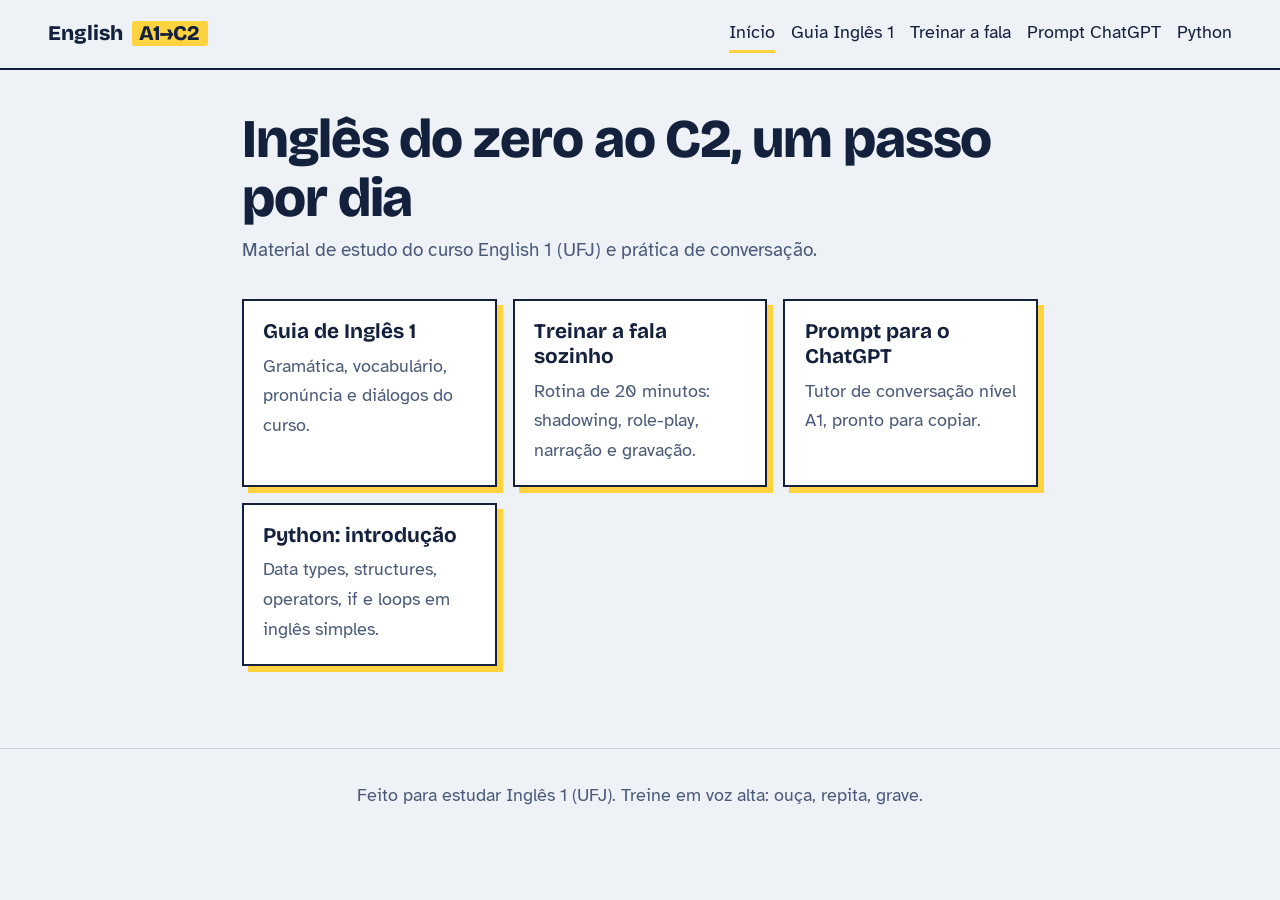
<file: index.html>
<!doctype html>
<html lang="pt-BR"><head><meta charset="utf-8">
<meta name="viewport" content="width=device-width, initial-scale=1">
<title>Inglês do zero ao C2, um passo por dia · English com o Ronan</title>
<link rel="preconnect" href="https://fonts.googleapis.com"><link rel="preconnect" href="https://fonts.gstatic.com" crossorigin>
<link href="https://fonts.googleapis.com/css2?family=Atkinson+Hyperlegible:ital,wght@0,400;0,700;1,400&family=Bricolage+Grotesque:wght@600;800&display=swap" rel="stylesheet">
<link rel="stylesheet" href="style.css"></head>
<body><header class="top"><a class="brand" href="index.html">English <span>A1→C2</span></a><nav><a href="index.html" aria-current="page">Início</a><a href="guia-ingles-1.html">Guia Inglês 1</a><a href="conversacao.html">Treinar a fala</a><a href="prompt-chatgpt.html">Prompt ChatGPT</a><a href="python-intro.html">Python</a></nav></header>
<main><h1>Inglês do zero ao C2, um passo por dia</h1><p class="lead">Material de estudo do curso English 1 (UFJ) e prática de conversação.</p><ul class="cards"><li><a href="guia-ingles-1.html"><h2>Guia de Inglês 1</h2><p>Gramática, vocabulário, pronúncia e diálogos do curso.</p></a></li><li><a href="conversacao.html"><h2>Treinar a fala sozinho</h2><p>Rotina de 20 minutos: shadowing, role-play, narração e gravação.</p></a></li><li><a href="prompt-chatgpt.html"><h2>Prompt para o ChatGPT</h2><p>Tutor de conversação nível A1, pronto para copiar.</p></a></li><li><a href="python-intro.html"><h2>Python: introdução</h2><p>Data types, structures, operators, if e loops em inglês simples.</p></a></li></ul></main>
<footer>Feito para estudar Inglês 1 (UFJ). Treine em voz alta: ouça, repita, grave.</footer>
<script src="app.js"></script></body></html>
</file>
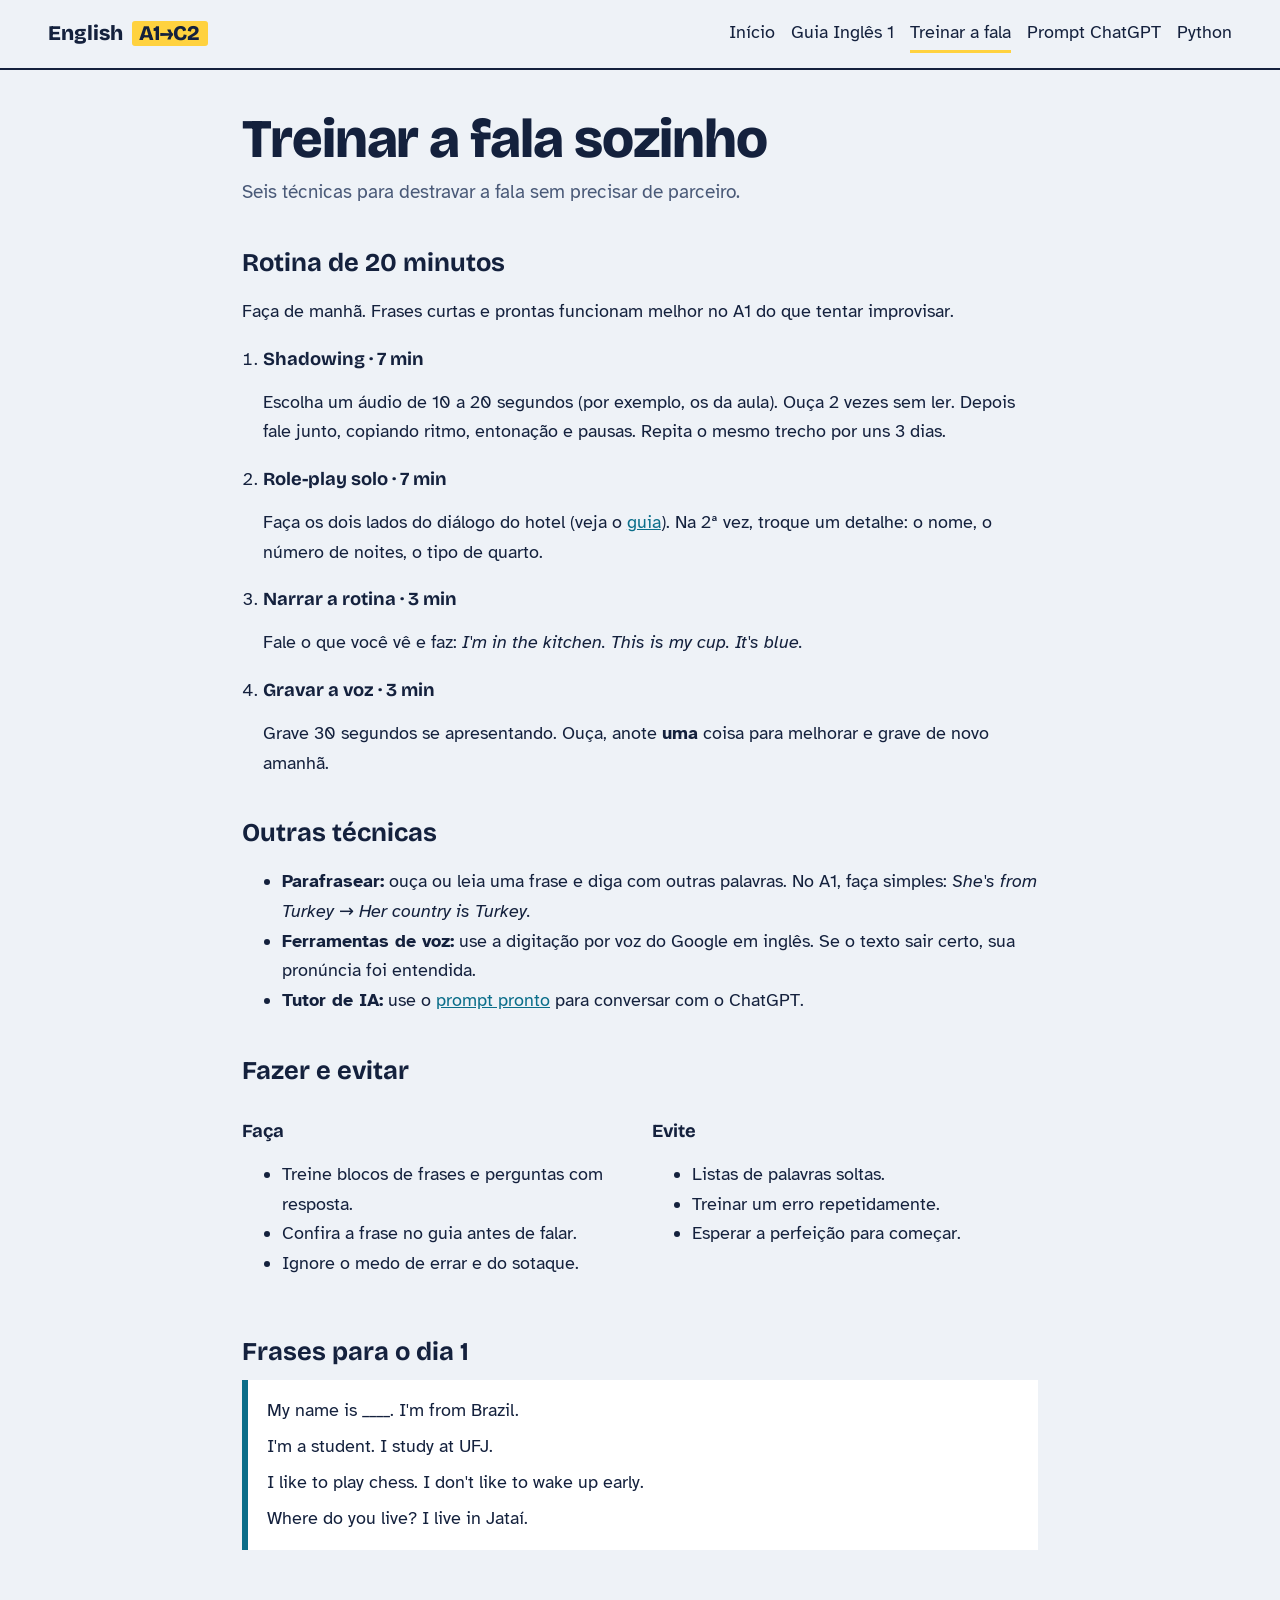
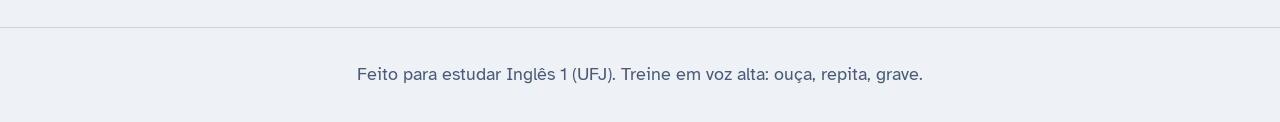
<file: conversacao.html>
<!doctype html>
<html lang="pt-BR"><head><meta charset="utf-8">
<meta name="viewport" content="width=device-width, initial-scale=1">
<title>Treinar a fala sozinho · English com o Ronan</title>
<link rel="preconnect" href="https://fonts.googleapis.com"><link rel="preconnect" href="https://fonts.gstatic.com" crossorigin>
<link href="https://fonts.googleapis.com/css2?family=Atkinson+Hyperlegible:ital,wght@0,400;0,700;1,400&family=Bricolage+Grotesque:wght@600;800&display=swap" rel="stylesheet">
<link rel="stylesheet" href="style.css"></head>
<body><header class="top"><a class="brand" href="index.html">English <span>A1→C2</span></a><nav><a href="index.html">Início</a><a href="guia-ingles-1.html">Guia Inglês 1</a><a href="conversacao.html" aria-current="page">Treinar a fala</a><a href="prompt-chatgpt.html">Prompt ChatGPT</a><a href="python-intro.html">Python</a></nav></header>
<main><h1>Treinar a fala sozinho</h1><p class="lead">Seis técnicas para destravar a fala sem precisar de parceiro.</p><section><h2>Rotina de 20 minutos</h2><p>Faça de manhã. Frases curtas e prontas funcionam melhor no A1 do que tentar improvisar.</p>
<ol class="steps">
<li><h3>Shadowing · 7 min</h3><p>Escolha um áudio de 10 a 20 segundos (por exemplo, os da aula). Ouça 2 vezes sem ler. Depois fale junto, copiando ritmo, entonação e pausas. Repita o mesmo trecho por uns 3 dias.</p></li>
<li><h3>Role-play solo · 7 min</h3><p>Faça os dois lados do diálogo do hotel (veja o <a href="guia-ingles-1.html#dialogos">guia</a>). Na 2ª vez, troque um detalhe: o nome, o número de noites, o tipo de quarto.</p></li>
<li><h3>Narrar a rotina · 3 min</h3><p>Fale o que você vê e faz: <i>I'm in the kitchen. This is my cup. It's blue.</i></p></li>
<li><h3>Gravar a voz · 3 min</h3><p>Grave 30 segundos se apresentando. Ouça, anote <b>uma</b> coisa para melhorar e grave de novo amanhã.</p></li>
</ol></section>
<section><h2>Outras técnicas</h2>
<ul>
<li><b>Parafrasear:</b> ouça ou leia uma frase e diga com outras palavras. No A1, faça simples: <i>She's from Turkey</i> → <i>Her country is Turkey.</i></li>
<li><b>Ferramentas de voz:</b> use a digitação por voz do Google em inglês. Se o texto sair certo, sua pronúncia foi entendida.</li>
<li><b>Tutor de IA:</b> use o <a href="prompt-chatgpt.html">prompt pronto</a> para conversar com o ChatGPT.</li>
</ul></section>
<section><h2>Fazer e evitar</h2>
<div class="two"><div><h3>Faça</h3><ul><li>Treine blocos de frases e perguntas com resposta.</li><li>Confira a frase no guia antes de falar.</li><li>Ignore o medo de errar e do sotaque.</li></ul></div>
<div><h3>Evite</h3><ul><li>Listas de palavras soltas.</li><li>Treinar um erro repetidamente.</li><li>Esperar a perfeição para começar.</li></ul></div></div></section>
<section><h2>Frases para o dia 1</h2><div class="dialog"><p>My name is ____. I'm from Brazil.</p><p>I'm a student. I study at UFJ.</p><p>I like to play chess. I don't like to wake up early.</p><p>Where do you live? I live in Jataí.</p></div></section></main>
<footer>Feito para estudar Inglês 1 (UFJ). Treine em voz alta: ouça, repita, grave.</footer>
<script src="app.js"></script></body></html>
</file>
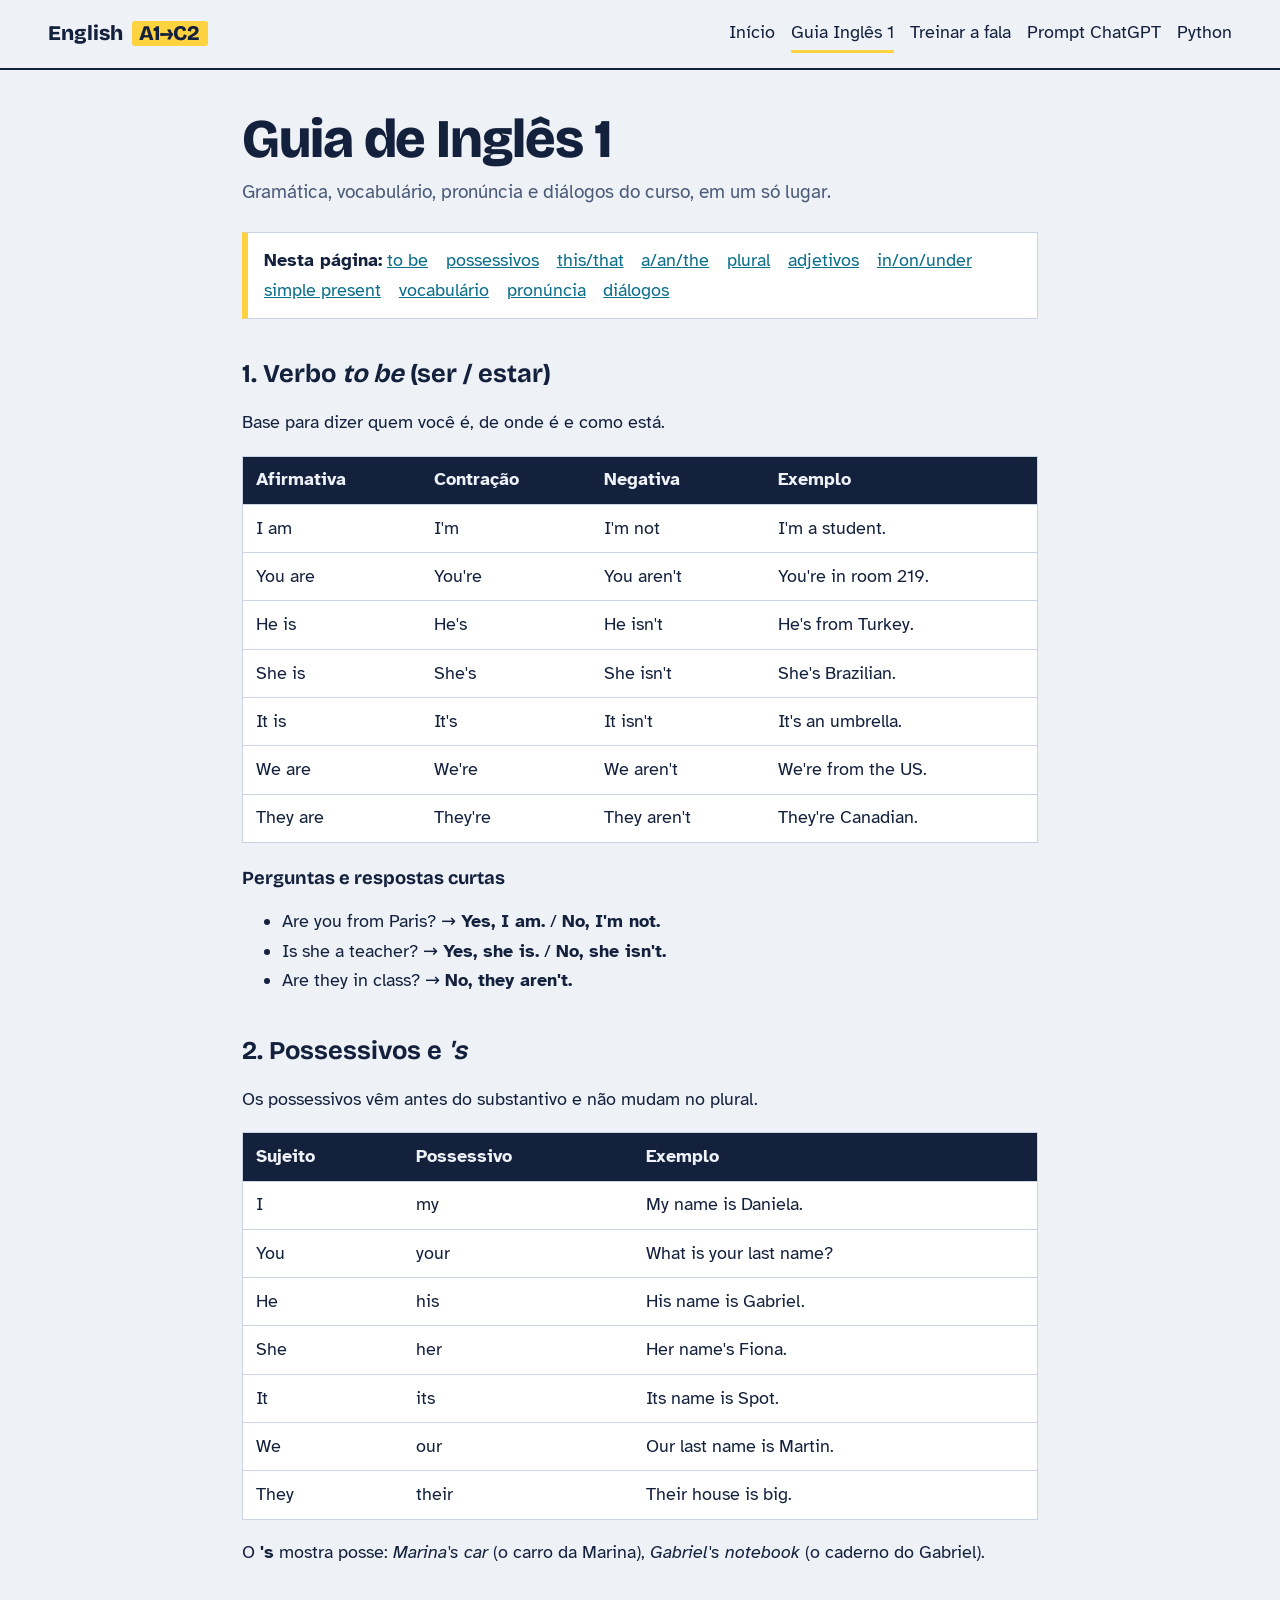
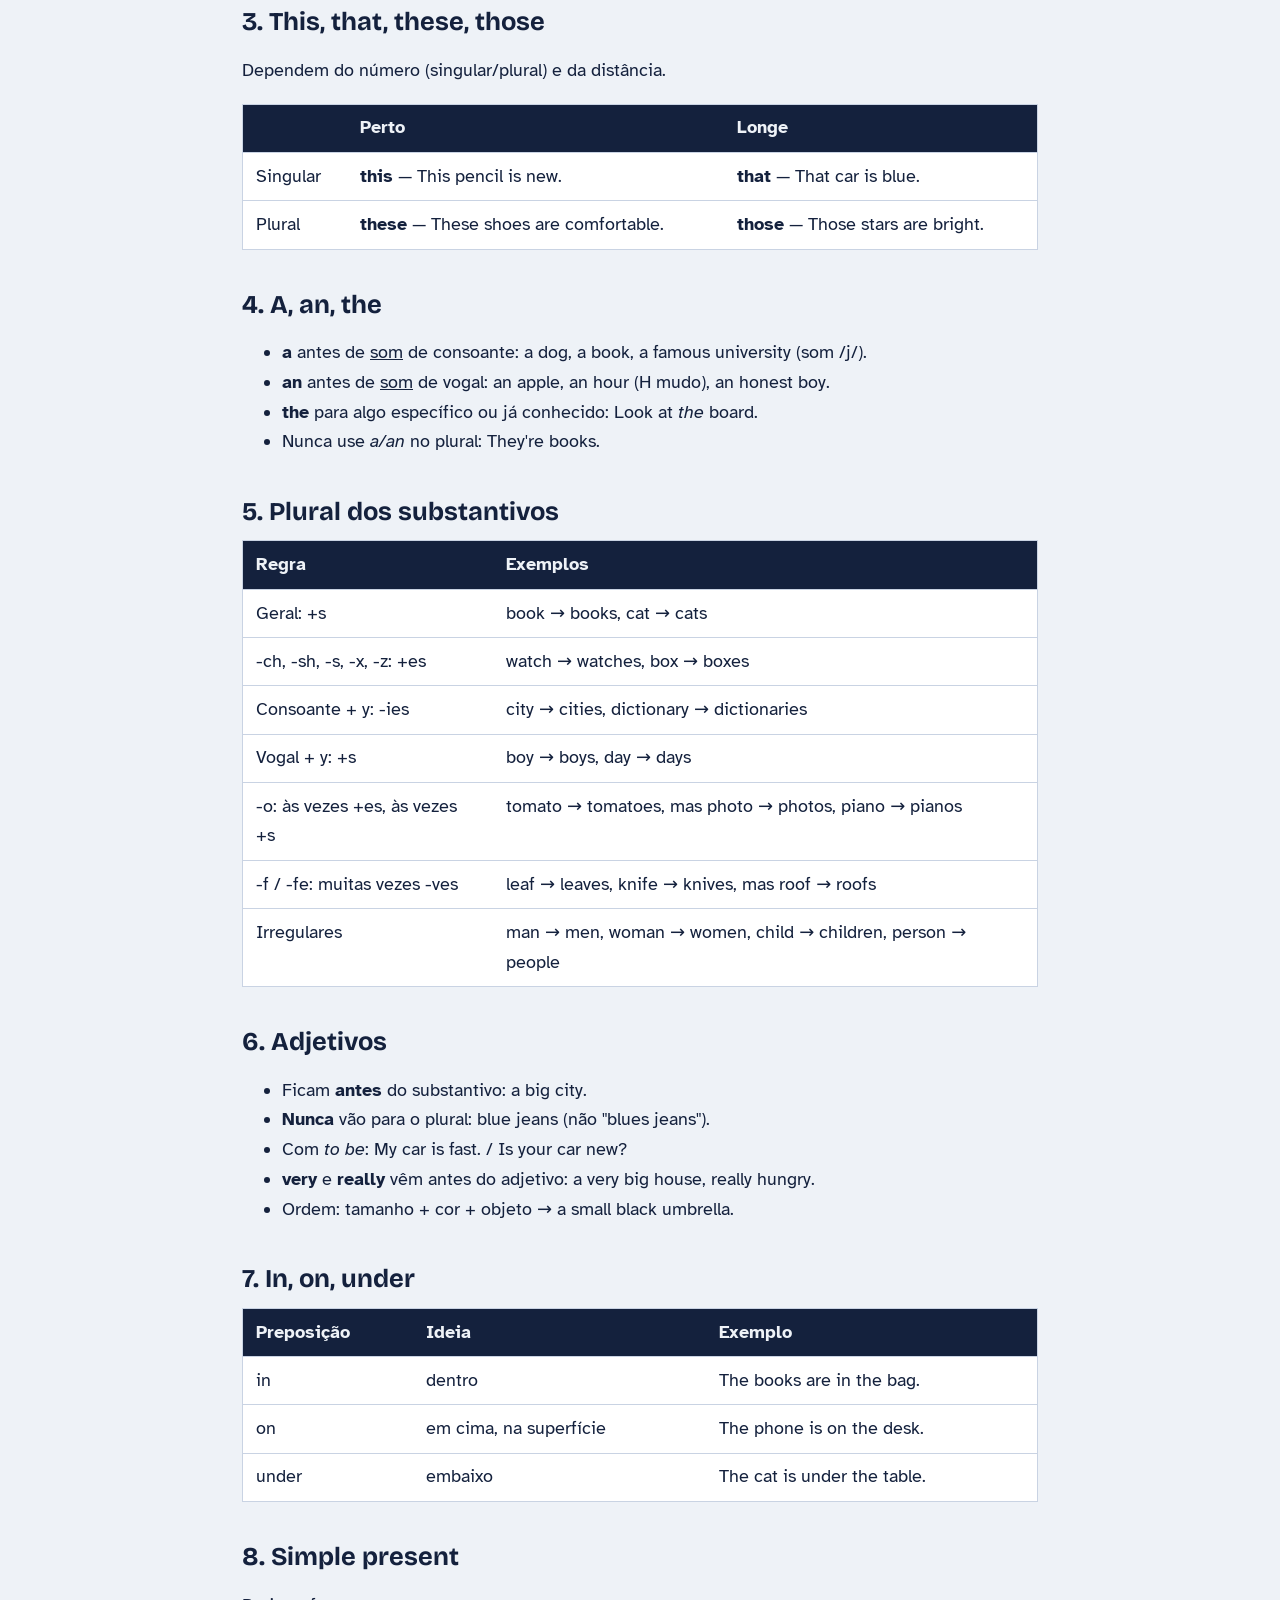
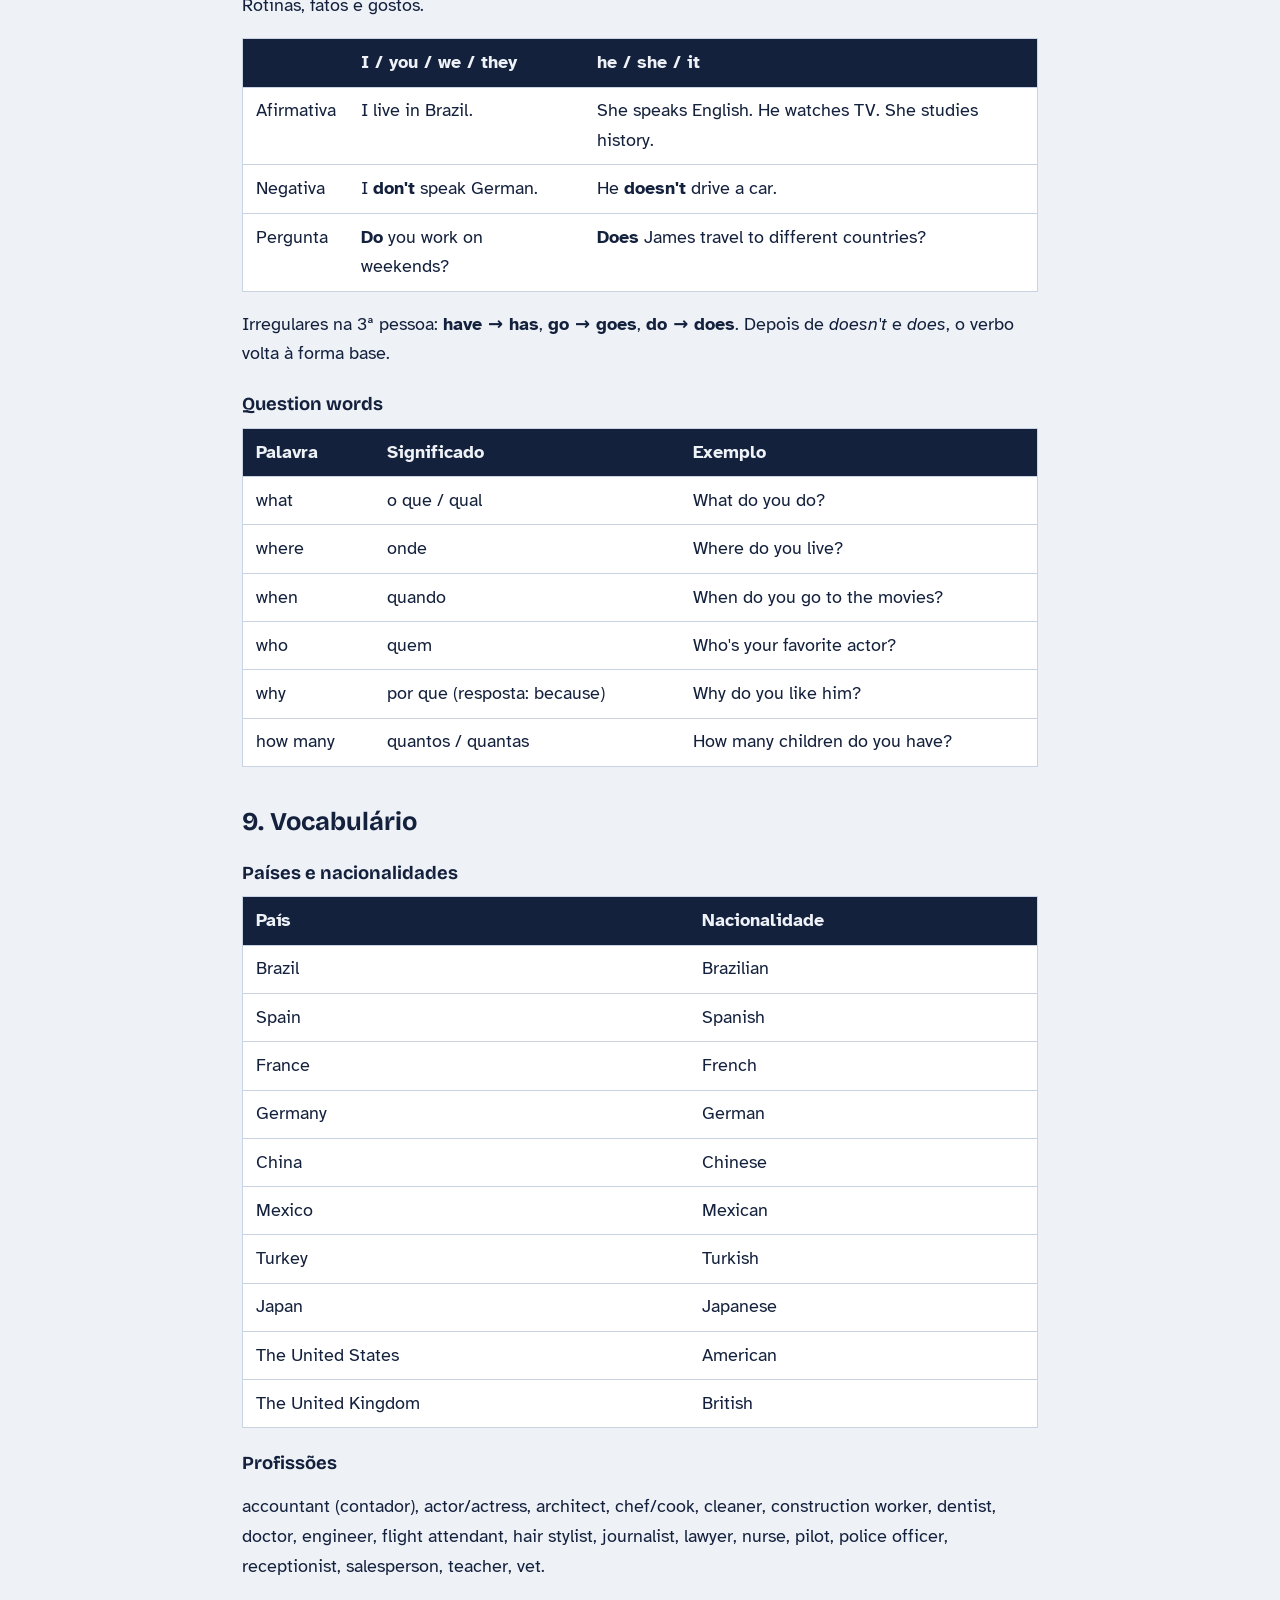
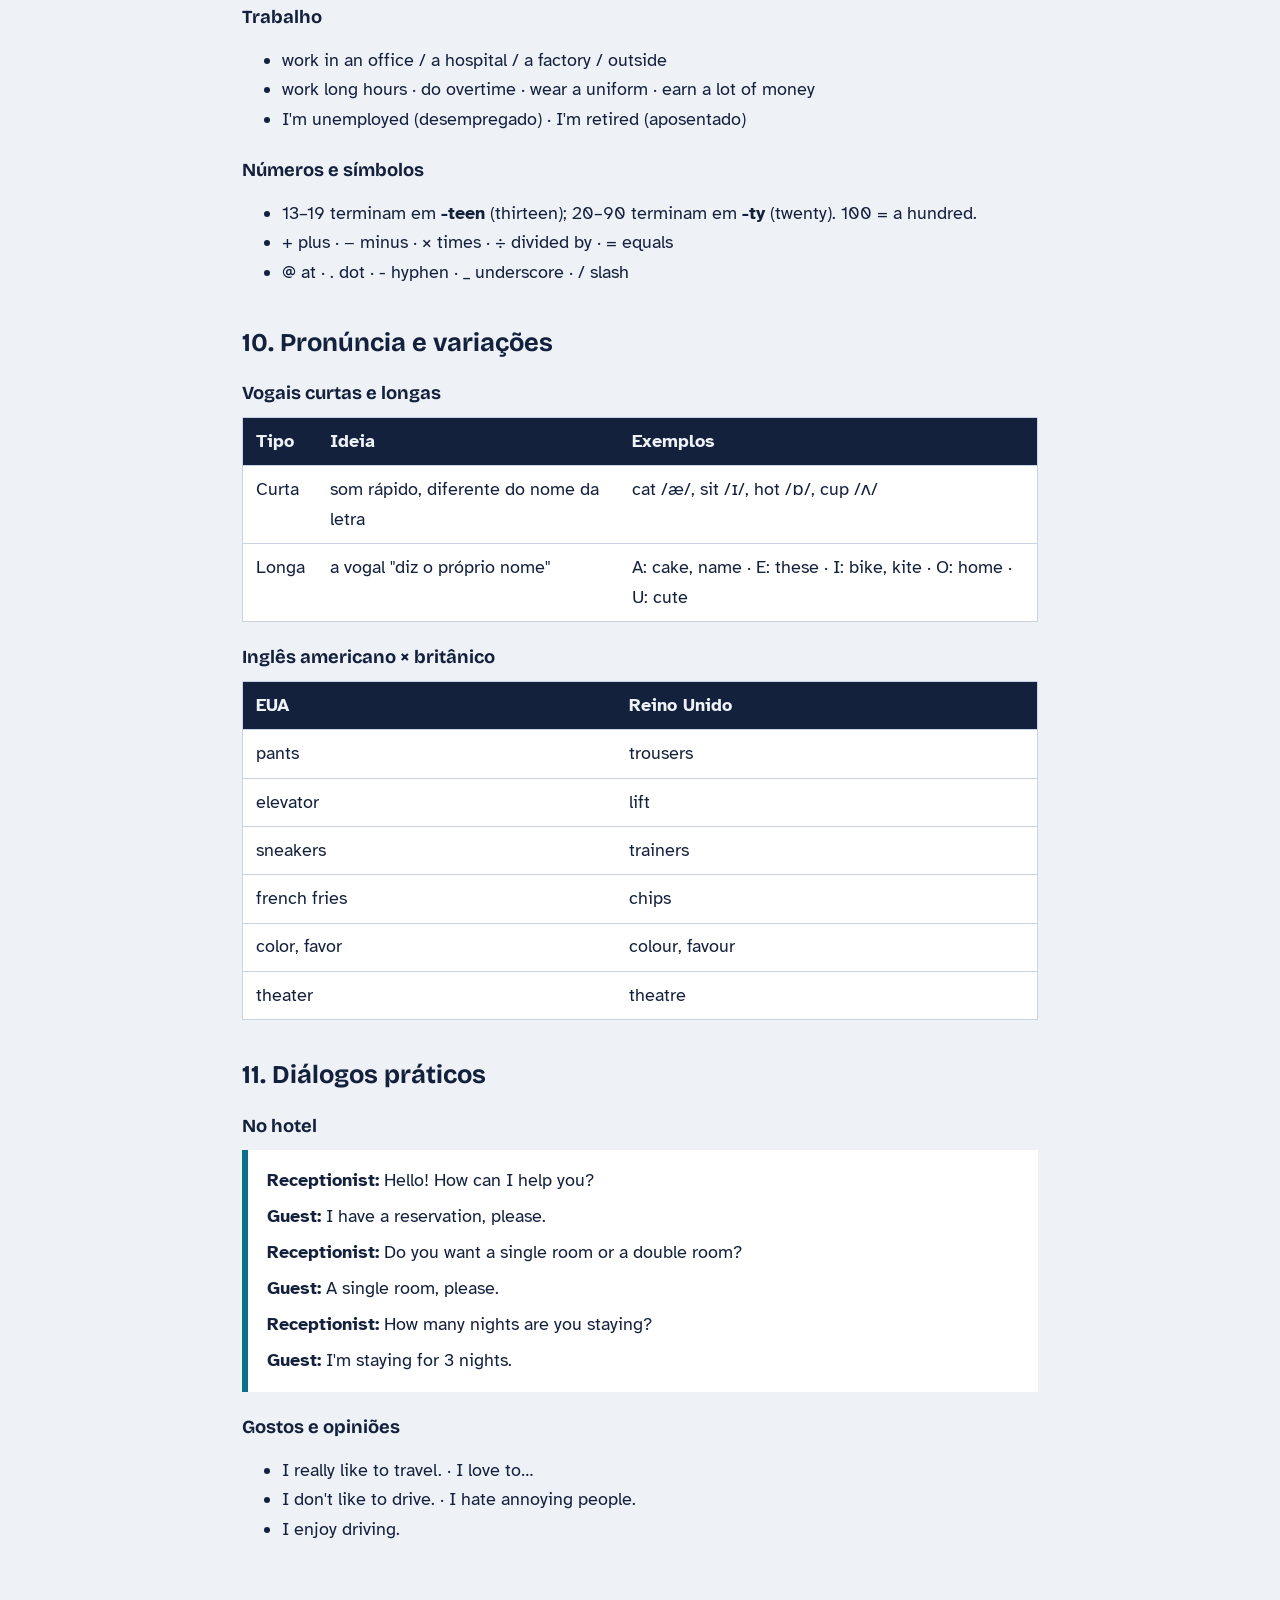
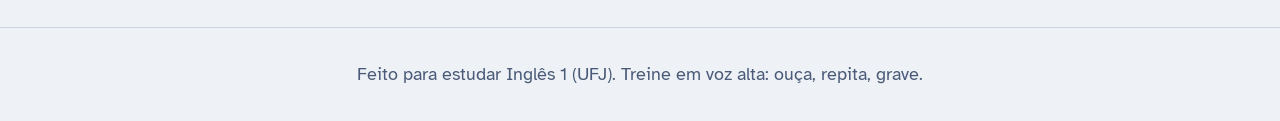
<file: guia-ingles-1.html>
<!doctype html>
<html lang="pt-BR"><head><meta charset="utf-8">
<meta name="viewport" content="width=device-width, initial-scale=1">
<title>Guia de Inglês 1 · English com o Ronan</title>
<link rel="preconnect" href="https://fonts.googleapis.com"><link rel="preconnect" href="https://fonts.gstatic.com" crossorigin>
<link href="https://fonts.googleapis.com/css2?family=Atkinson+Hyperlegible:ital,wght@0,400;0,700;1,400&family=Bricolage+Grotesque:wght@600;800&display=swap" rel="stylesheet">
<link rel="stylesheet" href="style.css"></head>
<body><header class="top"><a class="brand" href="index.html">English <span>A1→C2</span></a><nav><a href="index.html">Início</a><a href="guia-ingles-1.html" aria-current="page">Guia Inglês 1</a><a href="conversacao.html">Treinar a fala</a><a href="prompt-chatgpt.html">Prompt ChatGPT</a><a href="python-intro.html">Python</a></nav></header>
<main><h1>Guia de Inglês 1</h1><p class="lead">Gramática, vocabulário, pronúncia e diálogos do curso, em um só lugar.</p><nav class="toc" aria-label="Seções"><b>Nesta página:</b> <a href="#tobe">to be</a> <a href="#possessivos">possessivos</a> <a href="#demonstrativos">this/that</a> <a href="#artigos">a/an/the</a> <a href="#plural">plural</a> <a href="#adjetivos">adjetivos</a> <a href="#lugar">in/on/under</a> <a href="#present">simple present</a> <a href="#vocab">vocabulário</a> <a href="#pron">pronúncia</a> <a href="#dialogos">diálogos</a></nav><section id="tobe"><h2>1. Verbo <em>to be</em> (ser / estar)</h2><p>Base para dizer quem você é, de onde é e como está.</p><div class="scroll"><table><thead><tr><th>Afirmativa</th><th>Contração</th><th>Negativa</th><th>Exemplo</th></tr></thead><tbody><tr><td>I am</td><td>I'm</td><td>I'm not</td><td>I'm a student.</td></tr><tr><td>You are</td><td>You're</td><td>You aren't</td><td>You're in room 219.</td></tr><tr><td>He is</td><td>He's</td><td>He isn't</td><td>He's from Turkey.</td></tr><tr><td>She is</td><td>She's</td><td>She isn't</td><td>She's Brazilian.</td></tr><tr><td>It is</td><td>It's</td><td>It isn't</td><td>It's an umbrella.</td></tr><tr><td>We are</td><td>We're</td><td>We aren't</td><td>We're from the US.</td></tr><tr><td>They are</td><td>They're</td><td>They aren't</td><td>They're Canadian.</td></tr></tbody></table></div><h3>Perguntas e respostas curtas</h3><ul><li>Are you from Paris? → <b>Yes, I am.</b> / <b>No, I'm not.</b></li><li>Is she a teacher? → <b>Yes, she is.</b> / <b>No, she isn't.</b></li><li>Are they in class? → <b>No, they aren't.</b></li></ul></section><section id="possessivos"><h2>2. Possessivos e <em>'s</em></h2><p>Os possessivos vêm antes do substantivo e não mudam no plural.</p><div class="scroll"><table><thead><tr><th>Sujeito</th><th>Possessivo</th><th>Exemplo</th></tr></thead><tbody><tr><td>I</td><td>my</td><td>My name is Daniela.</td></tr><tr><td>You</td><td>your</td><td>What is your last name?</td></tr><tr><td>He</td><td>his</td><td>His name is Gabriel.</td></tr><tr><td>She</td><td>her</td><td>Her name's Fiona.</td></tr><tr><td>It</td><td>its</td><td>Its name is Spot.</td></tr><tr><td>We</td><td>our</td><td>Our last name is Martin.</td></tr><tr><td>They</td><td>their</td><td>Their house is big.</td></tr></tbody></table></div><p>O <b>'s</b> mostra posse: <i>Marina's car</i> (o carro da Marina), <i>Gabriel's notebook</i> (o caderno do Gabriel).</p></section><section id="demonstrativos"><h2>3. This, that, these, those</h2><p>Dependem do número (singular/plural) e da distância.</p><div class="scroll"><table><thead><tr><th></th><th>Perto</th><th>Longe</th></tr></thead><tbody><tr><td>Singular</td><td><b>this</b> — This pencil is new.</td><td><b>that</b> — That car is blue.</td></tr><tr><td>Plural</td><td><b>these</b> — These shoes are comfortable.</td><td><b>those</b> — Those stars are bright.</td></tr></tbody></table></div></section><section id="artigos"><h2>4. A, an, the</h2><ul><li><b>a</b> antes de <u>som</u> de consoante: a dog, a book, a famous university (som /j/).</li><li><b>an</b> antes de <u>som</u> de vogal: an apple, an hour (H mudo), an honest boy.</li><li><b>the</b> para algo específico ou já conhecido: Look at <i>the</i> board.</li><li>Nunca use <i>a/an</i> no plural: They're books.</li></ul></section><section id="plural"><h2>5. Plural dos substantivos</h2><div class="scroll"><table><thead><tr><th>Regra</th><th>Exemplos</th></tr></thead><tbody><tr><td>Geral: +s</td><td>book → books, cat → cats</td></tr><tr><td>-ch, -sh, -s, -x, -z: +es</td><td>watch → watches, box → boxes</td></tr><tr><td>Consoante + y: -ies</td><td>city → cities, dictionary → dictionaries</td></tr><tr><td>Vogal + y: +s</td><td>boy → boys, day → days</td></tr><tr><td>-o: às vezes +es, às vezes +s</td><td>tomato → tomatoes, mas photo → photos, piano → pianos</td></tr><tr><td>-f / -fe: muitas vezes -ves</td><td>leaf → leaves, knife → knives, mas roof → roofs</td></tr><tr><td>Irregulares</td><td>man → men, woman → women, child → children, person → people</td></tr></tbody></table></div></section><section id="adjetivos"><h2>6. Adjetivos</h2><ul><li>Ficam <b>antes</b> do substantivo: a big city.</li><li><b>Nunca</b> vão para o plural: blue jeans (não "blues jeans").</li><li>Com <i>to be</i>: My car is fast. / Is your car new?</li><li><b>very</b> e <b>really</b> vêm antes do adjetivo: a very big house, really hungry.</li><li>Ordem: tamanho + cor + objeto → a small black umbrella.</li></ul></section><section id="lugar"><h2>7. In, on, under</h2><div class="scroll"><table><thead><tr><th>Preposição</th><th>Ideia</th><th>Exemplo</th></tr></thead><tbody><tr><td>in</td><td>dentro</td><td>The books are in the bag.</td></tr><tr><td>on</td><td>em cima, na superfície</td><td>The phone is on the desk.</td></tr><tr><td>under</td><td>embaixo</td><td>The cat is under the table.</td></tr></tbody></table></div></section><section id="present"><h2>8. Simple present</h2><p>Rotinas, fatos e gostos.</p><div class="scroll"><table><thead><tr><th></th><th>I / you / we / they</th><th>he / she / it</th></tr></thead><tbody><tr><td>Afirmativa</td><td>I live in Brazil.</td><td>She speaks English. He watches TV. She studies history.</td></tr><tr><td>Negativa</td><td>I <b>don't</b> speak German.</td><td>He <b>doesn't</b> drive a car.</td></tr><tr><td>Pergunta</td><td><b>Do</b> you work on weekends?</td><td><b>Does</b> James travel to different countries?</td></tr></tbody></table></div><p>Irregulares na 3ª pessoa: <b>have → has</b>, <b>go → goes</b>, <b>do → does</b>. Depois de <i>doesn't</i> e <i>does</i>, o verbo volta à forma base.</p><h3>Question words</h3><div class="scroll"><table><thead><tr><th>Palavra</th><th>Significado</th><th>Exemplo</th></tr></thead><tbody><tr><td>what</td><td>o que / qual</td><td>What do you do?</td></tr><tr><td>where</td><td>onde</td><td>Where do you live?</td></tr><tr><td>when</td><td>quando</td><td>When do you go to the movies?</td></tr><tr><td>who</td><td>quem</td><td>Who's your favorite actor?</td></tr><tr><td>why</td><td>por que (resposta: because)</td><td>Why do you like him?</td></tr><tr><td>how many</td><td>quantos / quantas</td><td>How many children do you have?</td></tr></tbody></table></div></section><section id="vocab"><h2>9. Vocabulário</h2><h3>Países e nacionalidades</h3><div class="scroll"><table><thead><tr><th>País</th><th>Nacionalidade</th></tr></thead><tbody><tr><td>Brazil</td><td>Brazilian</td></tr><tr><td>Spain</td><td>Spanish</td></tr><tr><td>France</td><td>French</td></tr><tr><td>Germany</td><td>German</td></tr><tr><td>China</td><td>Chinese</td></tr><tr><td>Mexico</td><td>Mexican</td></tr><tr><td>Turkey</td><td>Turkish</td></tr><tr><td>Japan</td><td>Japanese</td></tr><tr><td>The United States</td><td>American</td></tr><tr><td>The United Kingdom</td><td>British</td></tr></tbody></table></div><h3>Profissões</h3><p>accountant (contador), actor/actress, architect, chef/cook, cleaner, construction worker, dentist, doctor, engineer, flight attendant, hair stylist, journalist, lawyer, nurse, pilot, police officer, receptionist, salesperson, teacher, vet.</p><h3>Trabalho</h3><ul><li>work in an office / a hospital / a factory / outside</li><li>work long hours · do overtime · wear a uniform · earn a lot of money</li><li>I'm unemployed (desempregado) · I'm retired (aposentado)</li></ul><h3>Números e símbolos</h3><ul><li>13–19 terminam em <b>-teen</b> (thirteen); 20–90 terminam em <b>-ty</b> (twenty). 100 = a hundred.</li><li>+ plus · − minus · × times · ÷ divided by · = equals</li><li>@ at · . dot · - hyphen · _ underscore · / slash</li></ul></section><section id="pron"><h2>10. Pronúncia e variações</h2><h3>Vogais curtas e longas</h3><div class="scroll"><table><thead><tr><th>Tipo</th><th>Ideia</th><th>Exemplos</th></tr></thead><tbody><tr><td>Curta</td><td>som rápido, diferente do nome da letra</td><td>cat /æ/, sit /ɪ/, hot /ɒ/, cup /ʌ/</td></tr><tr><td>Longa</td><td>a vogal "diz o próprio nome"</td><td>A: cake, name · E: these · I: bike, kite · O: home · U: cute</td></tr></tbody></table></div><h3>Inglês americano × britânico</h3><div class="scroll"><table><thead><tr><th>EUA</th><th>Reino Unido</th></tr></thead><tbody><tr><td>pants</td><td>trousers</td></tr><tr><td>elevator</td><td>lift</td></tr><tr><td>sneakers</td><td>trainers</td></tr><tr><td>french fries</td><td>chips</td></tr><tr><td>color, favor</td><td>colour, favour</td></tr><tr><td>theater</td><td>theatre</td></tr></tbody></table></div></section><section id="dialogos"><h2>11. Diálogos práticos</h2><h3>No hotel</h3><div class="dialog"><p><b>Receptionist:</b> Hello! How can I help you?</p><p><b>Guest:</b> I have a reservation, please.</p><p><b>Receptionist:</b> Do you want a single room or a double room?</p><p><b>Guest:</b> A single room, please.</p><p><b>Receptionist:</b> How many nights are you staying?</p><p><b>Guest:</b> I'm staying for 3 nights.</p></div><h3>Gostos e opiniões</h3><ul><li>I really like to travel. · I love to…</li><li>I don't like to drive. · I hate annoying people.</li><li>I enjoy driving.</li></ul></section></main>
<footer>Feito para estudar Inglês 1 (UFJ). Treine em voz alta: ouça, repita, grave.</footer>
<script src="app.js"></script></body></html>
</file>
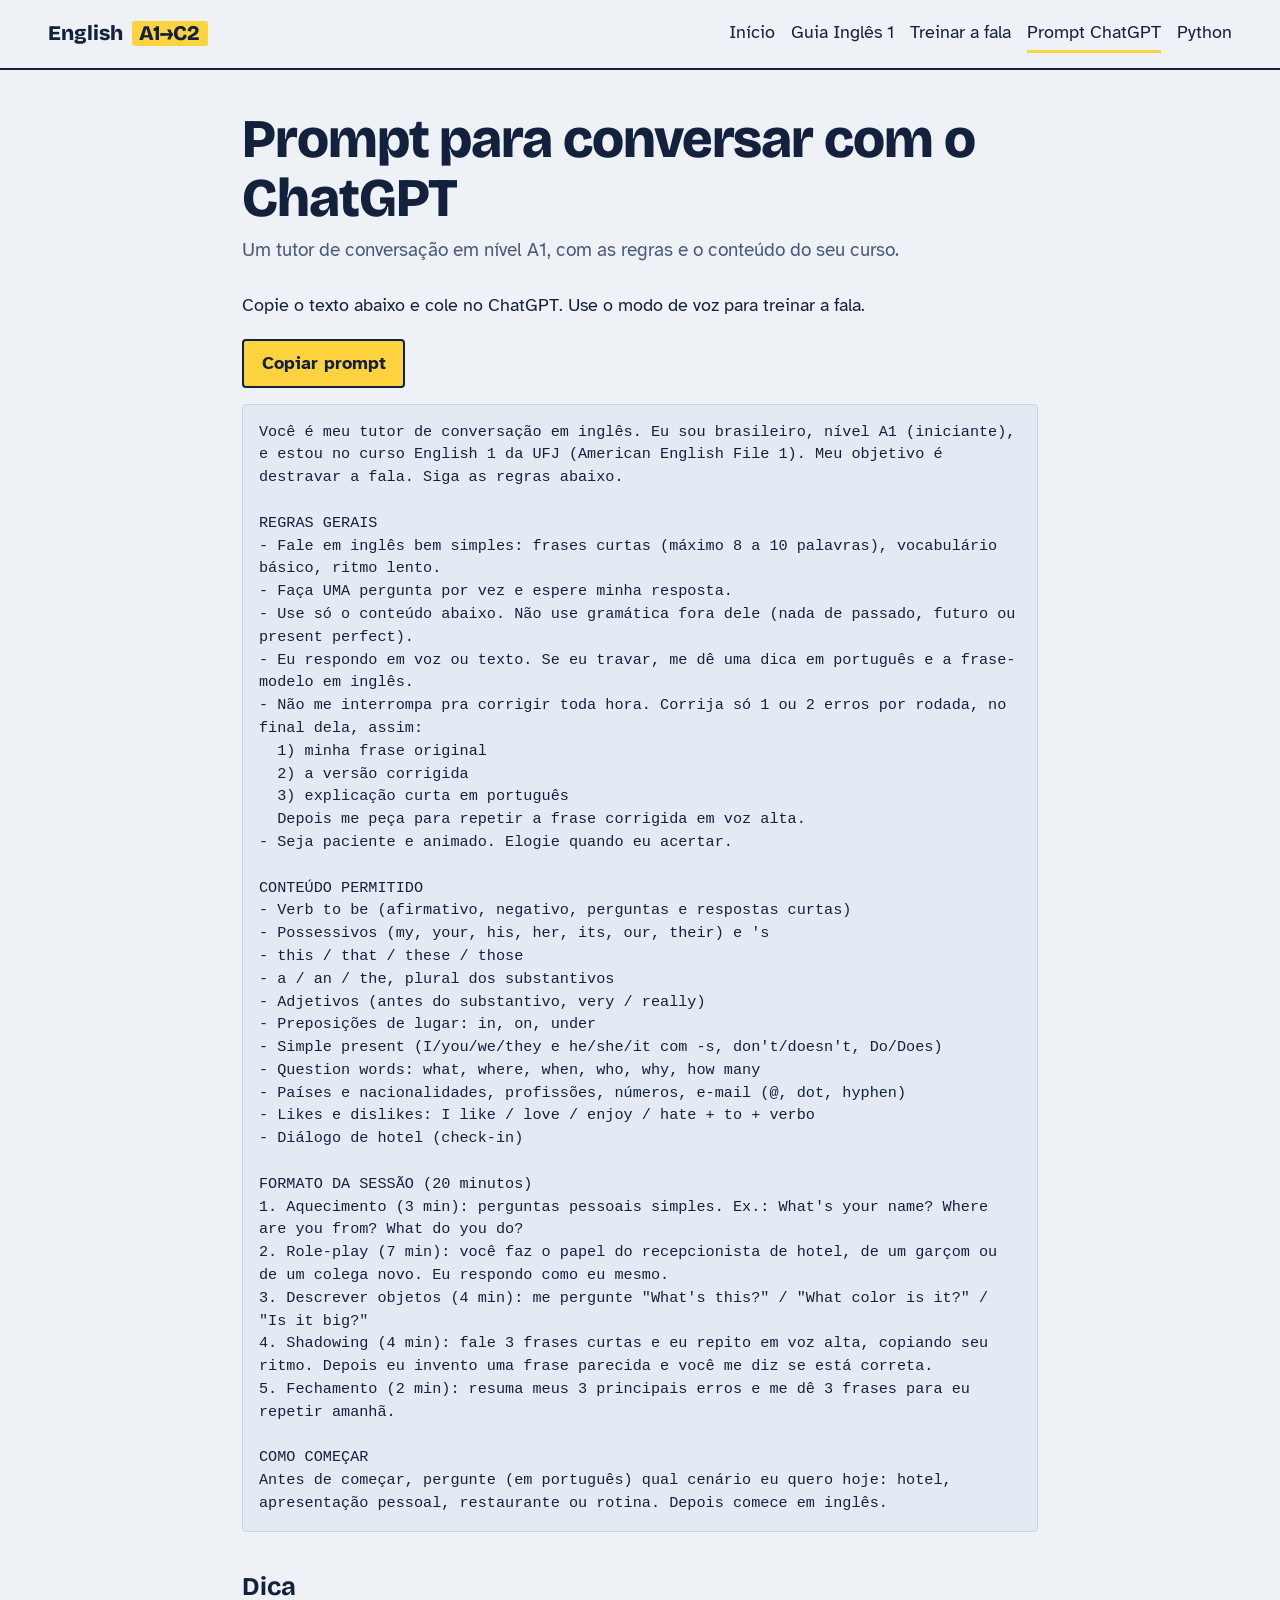
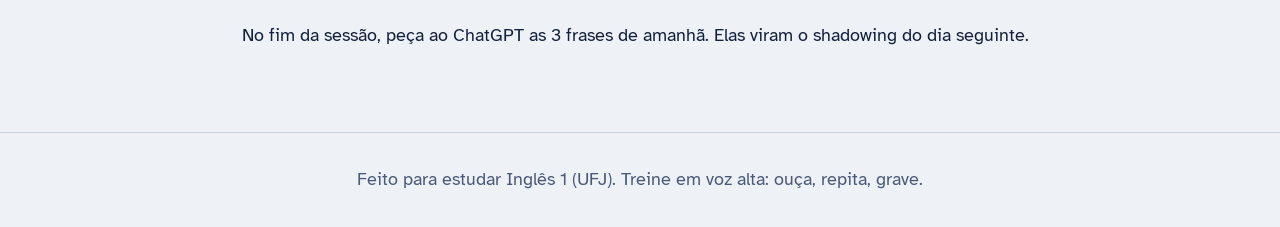
<file: prompt-chatgpt.html>
<!doctype html>
<html lang="pt-BR"><head><meta charset="utf-8">
<meta name="viewport" content="width=device-width, initial-scale=1">
<title>Prompt para conversar com o ChatGPT · English com o Ronan</title>
<link rel="preconnect" href="https://fonts.googleapis.com"><link rel="preconnect" href="https://fonts.gstatic.com" crossorigin>
<link href="https://fonts.googleapis.com/css2?family=Atkinson+Hyperlegible:ital,wght@0,400;0,700;1,400&family=Bricolage+Grotesque:wght@600;800&display=swap" rel="stylesheet">
<link rel="stylesheet" href="style.css"></head>
<body><header class="top"><a class="brand" href="index.html">English <span>A1→C2</span></a><nav><a href="index.html">Início</a><a href="guia-ingles-1.html">Guia Inglês 1</a><a href="conversacao.html">Treinar a fala</a><a href="prompt-chatgpt.html" aria-current="page">Prompt ChatGPT</a><a href="python-intro.html">Python</a></nav></header>
<main><h1>Prompt para conversar com o ChatGPT</h1><p class="lead">Um tutor de conversação em nível A1, com as regras e o conteúdo do seu curso.</p><section><p>Copie o texto abaixo e cole no ChatGPT. Use o modo de voz para treinar a fala.</p>
<button id="copy" class="btn" type="button" data-target="prompt-text">Copiar prompt</button> <span id="copy-msg" role="status"></span>
<pre id="prompt-text" tabindex="0">Você é meu tutor de conversação em inglês. Eu sou brasileiro, nível A1 (iniciante), e estou no curso English 1 da UFJ (American English File 1). Meu objetivo é destravar a fala. Siga as regras abaixo.

REGRAS GERAIS
- Fale em inglês bem simples: frases curtas (máximo 8 a 10 palavras), vocabulário básico, ritmo lento.
- Faça UMA pergunta por vez e espere minha resposta.
- Use só o conteúdo abaixo. Não use gramática fora dele (nada de passado, futuro ou present perfect).
- Eu respondo em voz ou texto. Se eu travar, me dê uma dica em português e a frase-modelo em inglês.
- Não me interrompa pra corrigir toda hora. Corrija só 1 ou 2 erros por rodada, no final dela, assim:
  1) minha frase original
  2) a versão corrigida
  3) explicação curta em português
  Depois me peça para repetir a frase corrigida em voz alta.
- Seja paciente e animado. Elogie quando eu acertar.

CONTEÚDO PERMITIDO
- Verb to be (afirmativo, negativo, perguntas e respostas curtas)
- Possessivos (my, your, his, her, its, our, their) e &#x27;s
- this / that / these / those
- a / an / the, plural dos substantivos
- Adjetivos (antes do substantivo, very / really)
- Preposições de lugar: in, on, under
- Simple present (I/you/we/they e he/she/it com -s, don&#x27;t/doesn&#x27;t, Do/Does)
- Question words: what, where, when, who, why, how many
- Países e nacionalidades, profissões, números, e-mail (@, dot, hyphen)
- Likes e dislikes: I like / love / enjoy / hate + to + verbo
- Diálogo de hotel (check-in)

FORMATO DA SESSÃO (20 minutos)
1. Aquecimento (3 min): perguntas pessoais simples. Ex.: What&#x27;s your name? Where are you from? What do you do?
2. Role-play (7 min): você faz o papel do recepcionista de hotel, de um garçom ou de um colega novo. Eu respondo como eu mesmo.
3. Descrever objetos (4 min): me pergunte &quot;What&#x27;s this?&quot; / &quot;What color is it?&quot; / &quot;Is it big?&quot;
4. Shadowing (4 min): fale 3 frases curtas e eu repito em voz alta, copiando seu ritmo. Depois eu invento uma frase parecida e você me diz se está correta.
5. Fechamento (2 min): resuma meus 3 principais erros e me dê 3 frases para eu repetir amanhã.

COMO COMEÇAR
Antes de começar, pergunte (em português) qual cenário eu quero hoje: hotel, apresentação pessoal, restaurante ou rotina. Depois comece em inglês.</pre></section>
<section><h2>Dica</h2><p>No fim da sessão, peça ao ChatGPT as 3 frases de amanhã. Elas viram o shadowing do dia seguinte.</p></section></main>
<footer>Feito para estudar Inglês 1 (UFJ). Treine em voz alta: ouça, repita, grave.</footer>
<script src="app.js"></script></body></html>
</file>
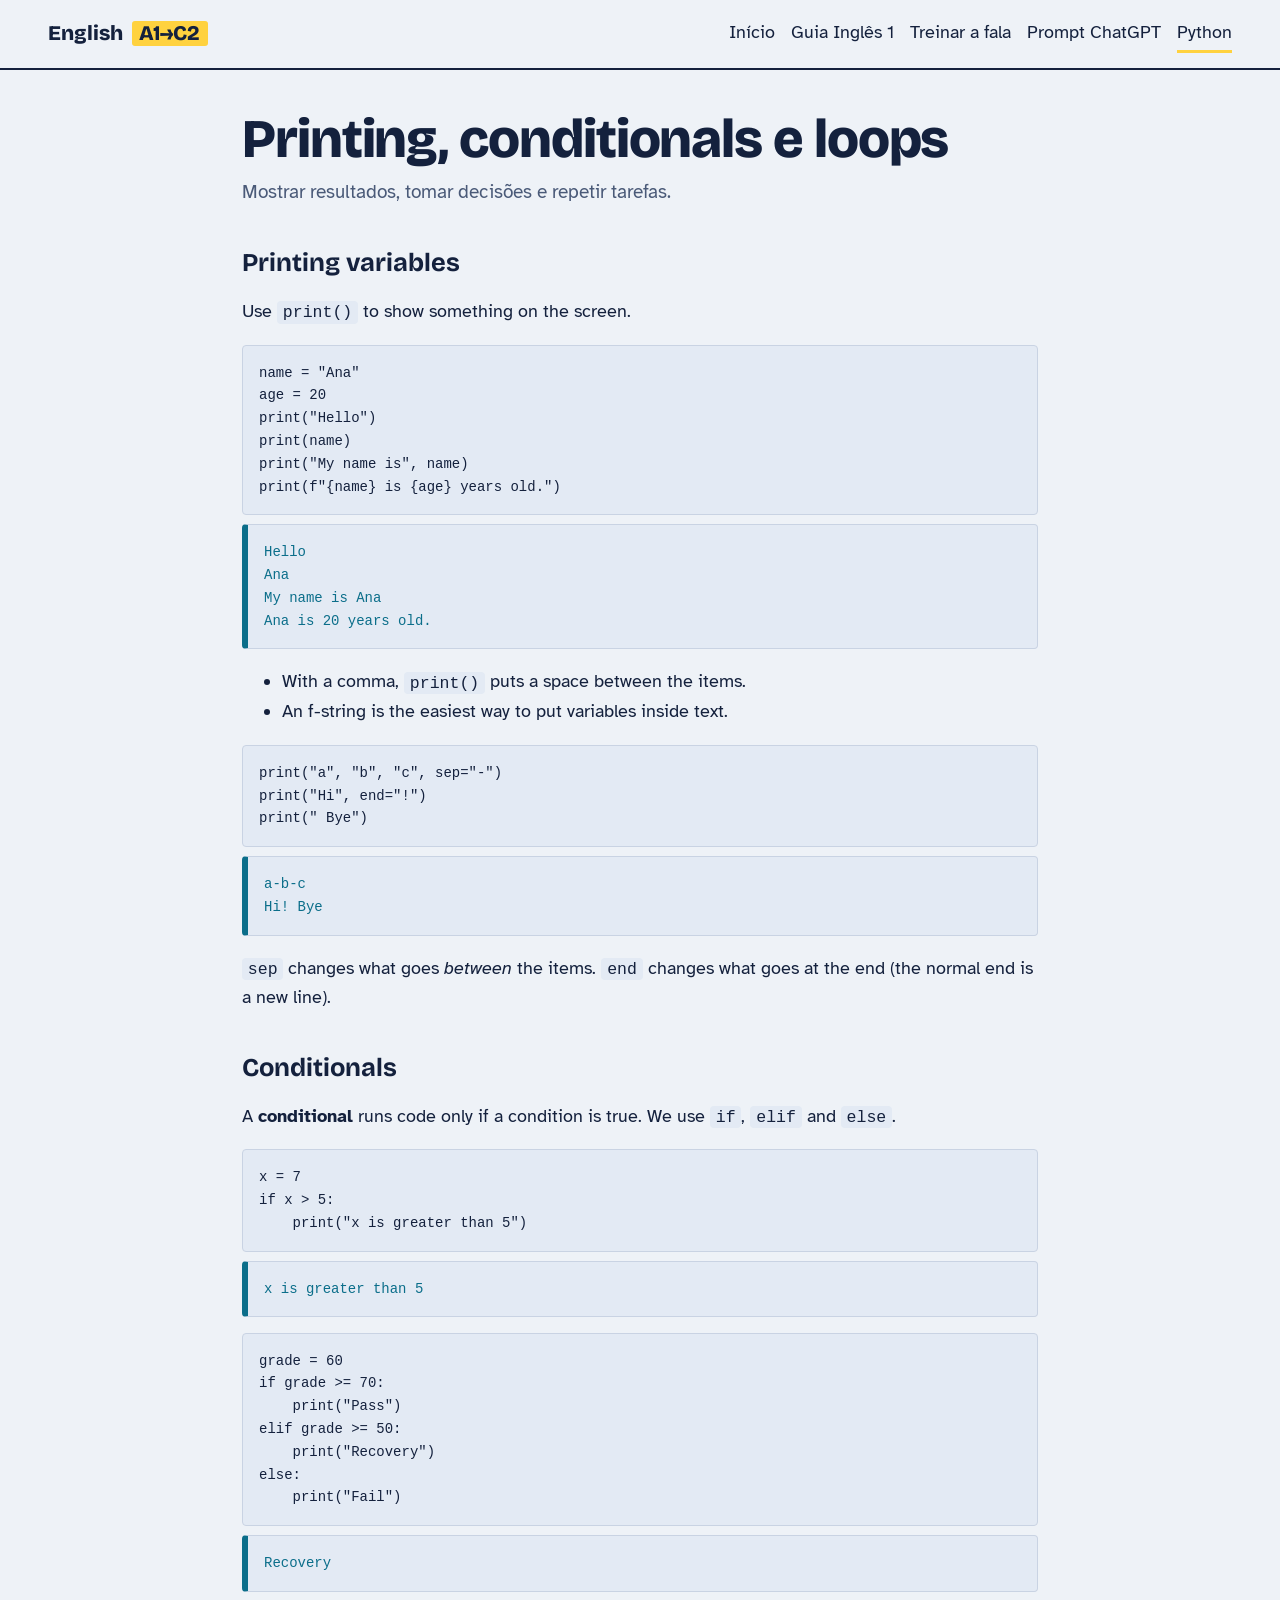
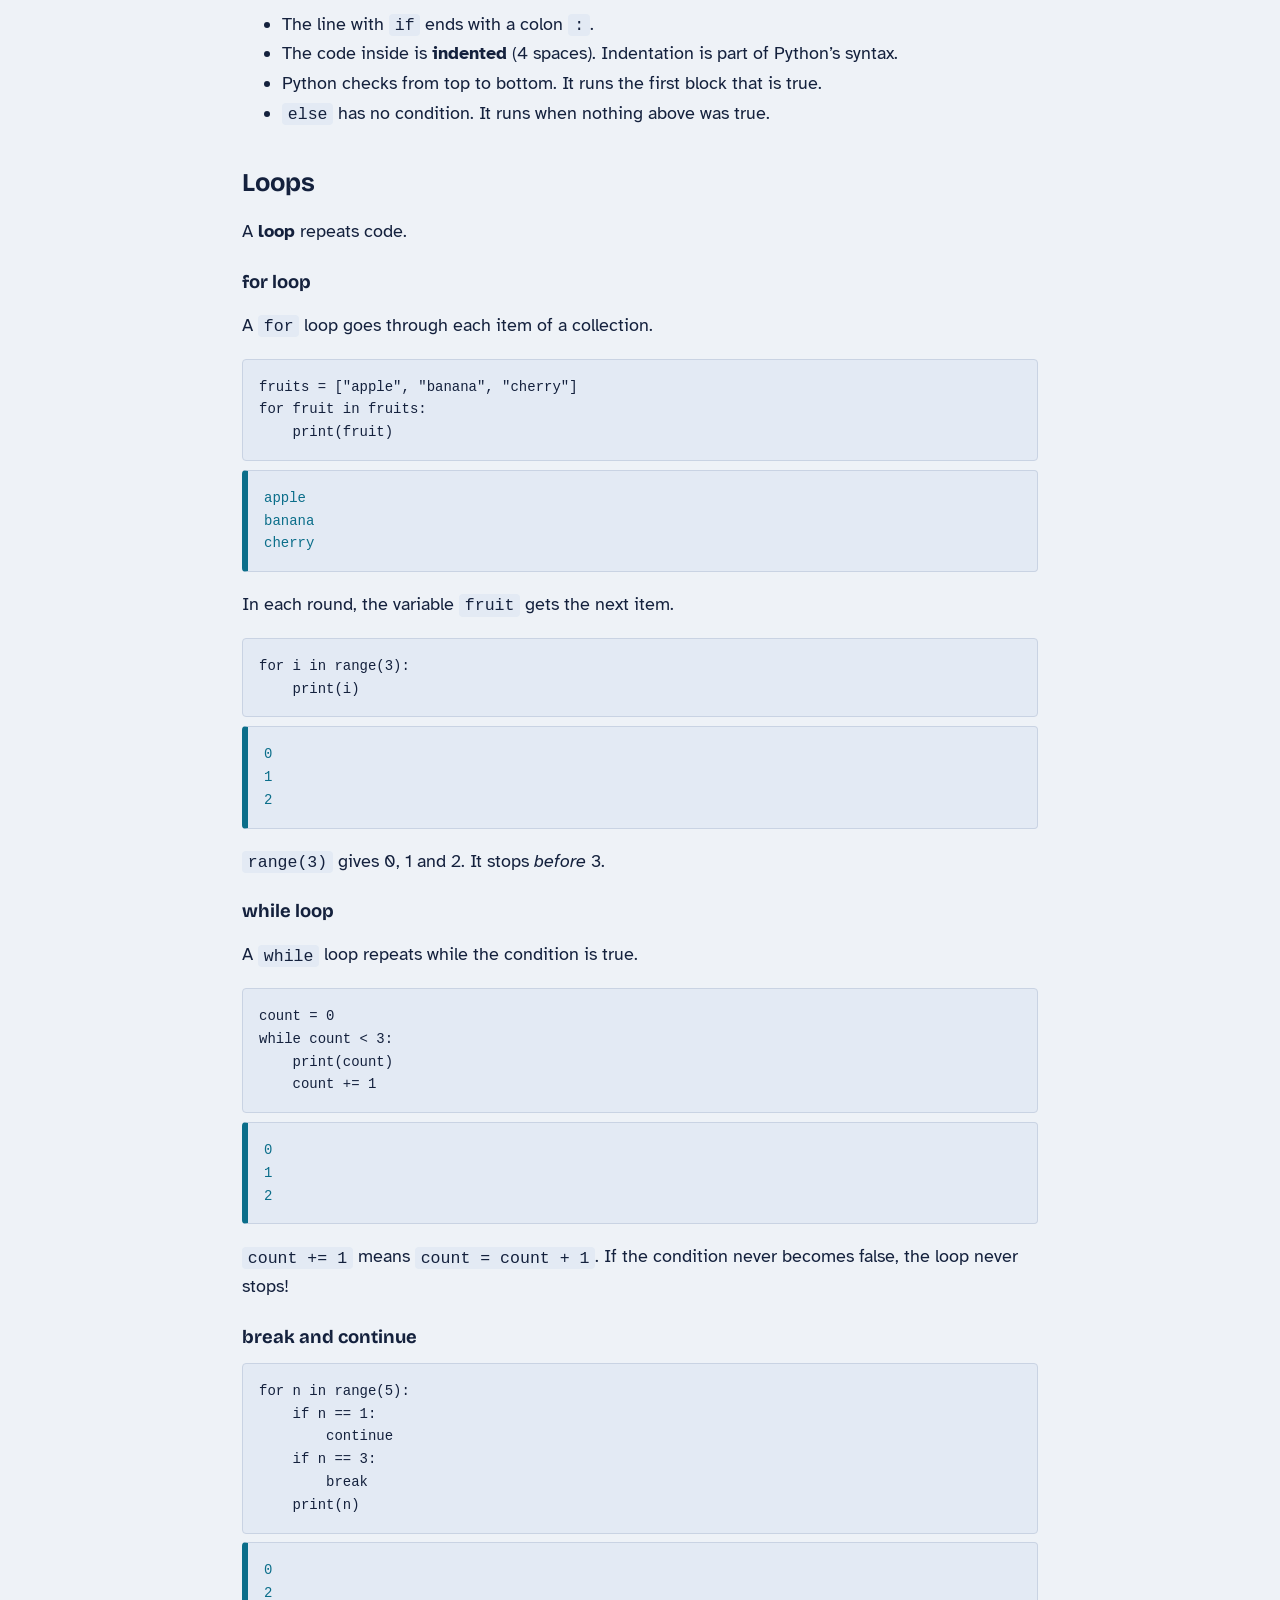
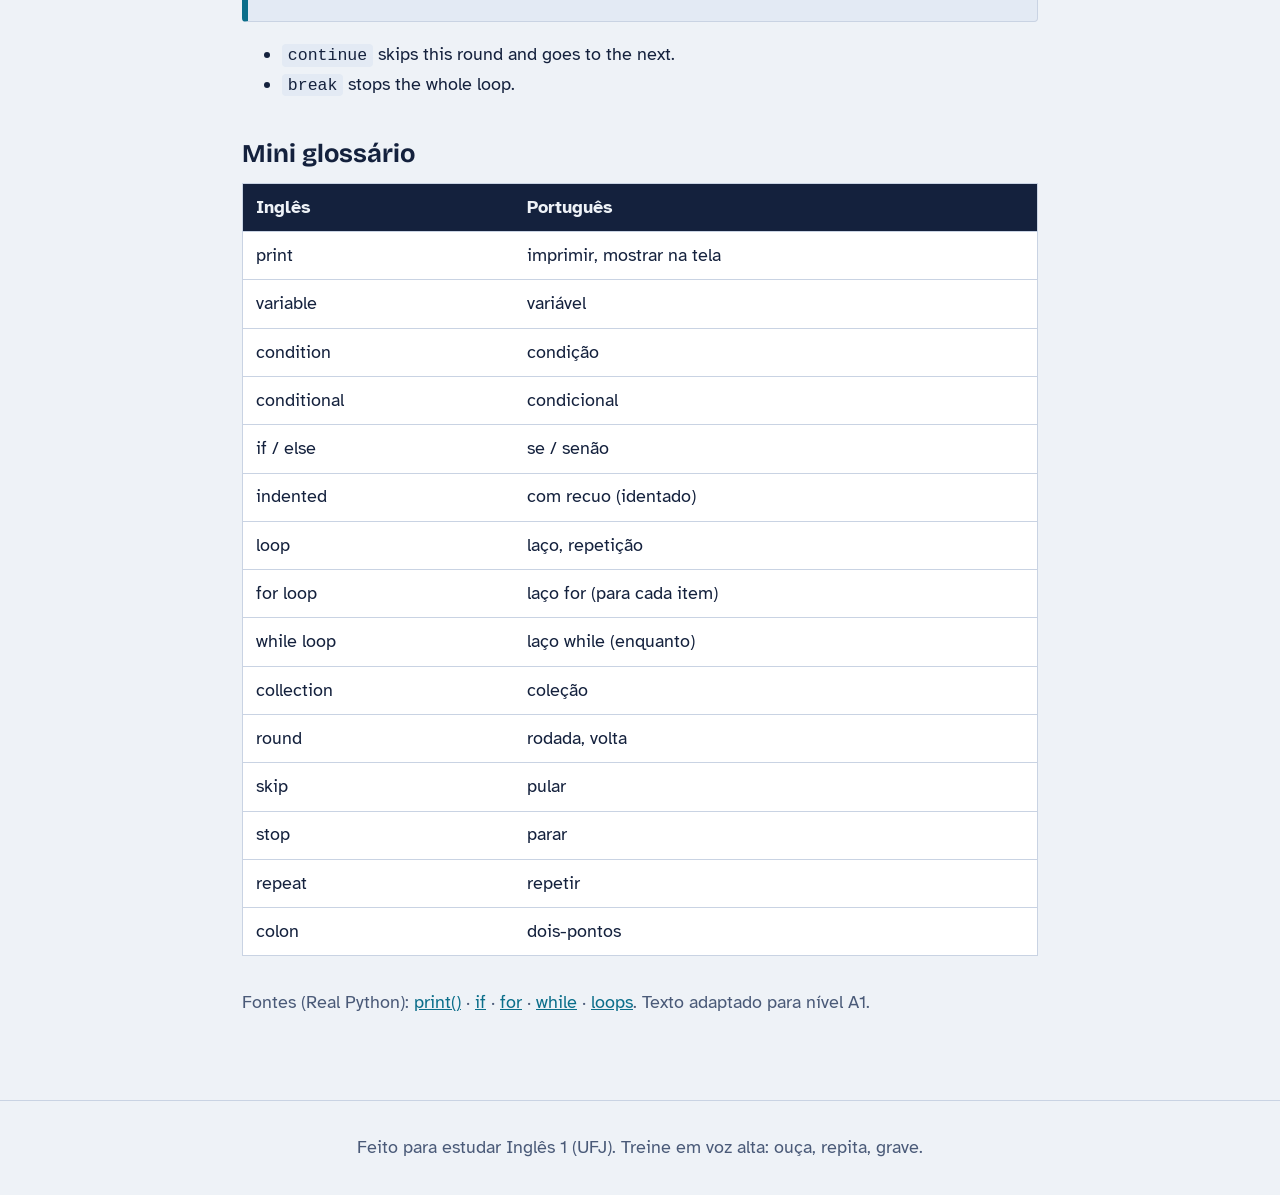
<file: python-controle.html>
<!doctype html>
<html lang="pt-BR"><head><meta charset="utf-8">
<meta name="viewport" content="width=device-width, initial-scale=1">
<title>Printing, conditionals e loops · English com o Ronan</title>
<link rel="preconnect" href="https://fonts.googleapis.com"><link rel="preconnect" href="https://fonts.gstatic.com" crossorigin>
<link href="https://fonts.googleapis.com/css2?family=Atkinson+Hyperlegible:ital,wght@0,400;0,700;1,400&family=Bricolage+Grotesque:wght@600;800&display=swap" rel="stylesheet">
<link rel="stylesheet" href="style.css"></head>
<body><header class="top"><a class="brand" href="index.html">English <span>A1→C2</span></a><nav><a href="index.html">Início</a><a href="guia-ingles-1.html">Guia Inglês 1</a><a href="conversacao.html">Treinar a fala</a><a href="prompt-chatgpt.html">Prompt ChatGPT</a><a href="python-intro.html" aria-current="page">Python</a></nav></header>
<main><h1>Printing, conditionals e loops</h1><p class="lead">Mostrar resultados, tomar decisões e repetir tarefas.</p><section><h2>Printing variables</h2><p>Use <code>print()</code> to show something on the screen.</p><pre><code>name = &quot;Ana&quot;
age = 20
print(&quot;Hello&quot;)
print(name)
print(&quot;My name is&quot;, name)
print(f&quot;{name} is {age} years old.&quot;)</code></pre><pre class="out" aria-label="Output"><code>Hello
Ana
My name is Ana
Ana is 20 years old.</code></pre><ul><li>With a comma, <code>print()</code> puts a space between the items.</li><li>An f-string is the easiest way to put variables inside text.</li></ul><pre><code>print(&quot;a&quot;, &quot;b&quot;, &quot;c&quot;, sep=&quot;-&quot;)
print(&quot;Hi&quot;, end=&quot;!&quot;)
print(&quot; Bye&quot;)</code></pre><pre class="out" aria-label="Output"><code>a-b-c
Hi! Bye</code></pre><p><code>sep</code> changes what goes <i>between</i> the items. <code>end</code> changes what goes at the end (the normal end is a new line).</p></section><section><h2>Conditionals</h2><p>A <b>conditional</b> runs code only if a condition is true. We use <code>if</code>, <code>elif</code> and <code>else</code>.</p><pre><code>x = 7
if x &gt; 5:
    print(&quot;x is greater than 5&quot;)</code></pre><pre class="out" aria-label="Output"><code>x is greater than 5</code></pre><pre><code>grade = 60
if grade &gt;= 70:
    print(&quot;Pass&quot;)
elif grade &gt;= 50:
    print(&quot;Recovery&quot;)
else:
    print(&quot;Fail&quot;)</code></pre><pre class="out" aria-label="Output"><code>Recovery</code></pre><ul><li>The line with <code>if</code> ends with a colon <code>:</code>.</li><li>The code inside is <b>indented</b> (4 spaces). Indentation is part of Python’s syntax.</li><li>Python checks from top to bottom. It runs the first block that is true.</li><li><code>else</code> has no condition. It runs when nothing above was true.</li></ul></section>
<section><h2>Loops</h2><p>A <b>loop</b> repeats code.</p><h3>for loop</h3><p>A <code>for</code> loop goes through each item of a collection.</p><pre><code>fruits = [&quot;apple&quot;, &quot;banana&quot;, &quot;cherry&quot;]
for fruit in fruits:
    print(fruit)</code></pre><pre class="out" aria-label="Output"><code>apple
banana
cherry</code></pre><p>In each round, the variable <code>fruit</code> gets the next item.</p><pre><code>for i in range(3):
    print(i)</code></pre><pre class="out" aria-label="Output"><code>0
1
2</code></pre><p><code>range(3)</code> gives 0, 1 and 2. It stops <i>before</i> 3.</p><h3>while loop</h3><p>A <code>while</code> loop repeats while the condition is true.</p><pre><code>count = 0
while count &lt; 3:
    print(count)
    count += 1</code></pre><pre class="out" aria-label="Output"><code>0
1
2</code></pre><p><code>count += 1</code> means <code>count = count + 1</code>. If the condition never becomes false, the loop never stops!</p><h3>break and continue</h3><pre><code>for n in range(5):
    if n == 1:
        continue
    if n == 3:
        break
    print(n)</code></pre><pre class="out" aria-label="Output"><code>0
2</code></pre><ul><li><code>continue</code> skips this round and goes to the next.</li><li><code>break</code> stops the whole loop.</li></ul></section><section><h2>Mini glossário</h2><div class="scroll"><table><thead><tr><th>Inglês</th><th>Português</th></tr></thead><tbody><tr><td>print</td><td>imprimir, mostrar na tela</td></tr><tr><td>variable</td><td>variável</td></tr><tr><td>condition</td><td>condição</td></tr><tr><td>conditional</td><td>condicional</td></tr><tr><td>if / else</td><td>se / senão</td></tr><tr><td>indented</td><td>com recuo (identado)</td></tr><tr><td>loop</td><td>laço, repetição</td></tr><tr><td>for loop</td><td>laço for (para cada item)</td></tr><tr><td>while loop</td><td>laço while (enquanto)</td></tr><tr><td>collection</td><td>coleção</td></tr><tr><td>round</td><td>rodada, volta</td></tr><tr><td>skip</td><td>pular</td></tr><tr><td>stop</td><td>parar</td></tr><tr><td>repeat</td><td>repetir</td></tr><tr><td>colon</td><td>dois-pontos</td></tr></tbody></table></div></section><p class="src">Fontes (Real Python): <a href="https://realpython.com/ref/builtin-functions/print/">print()</a> · <a href="https://realpython.com/ref/keywords/if/">if</a> · <a href="https://realpython.com/ref/keywords/for/">for</a> · <a href="https://realpython.com/ref/keywords/while/">while</a> · <a href="https://realpython.com/ref/best-practices/loops/">loops</a>. Texto adaptado para nível A1.</p></main>
<footer>Feito para estudar Inglês 1 (UFJ). Treine em voz alta: ouça, repita, grave.</footer>
<script src="app.js"></script></body></html>
</file>
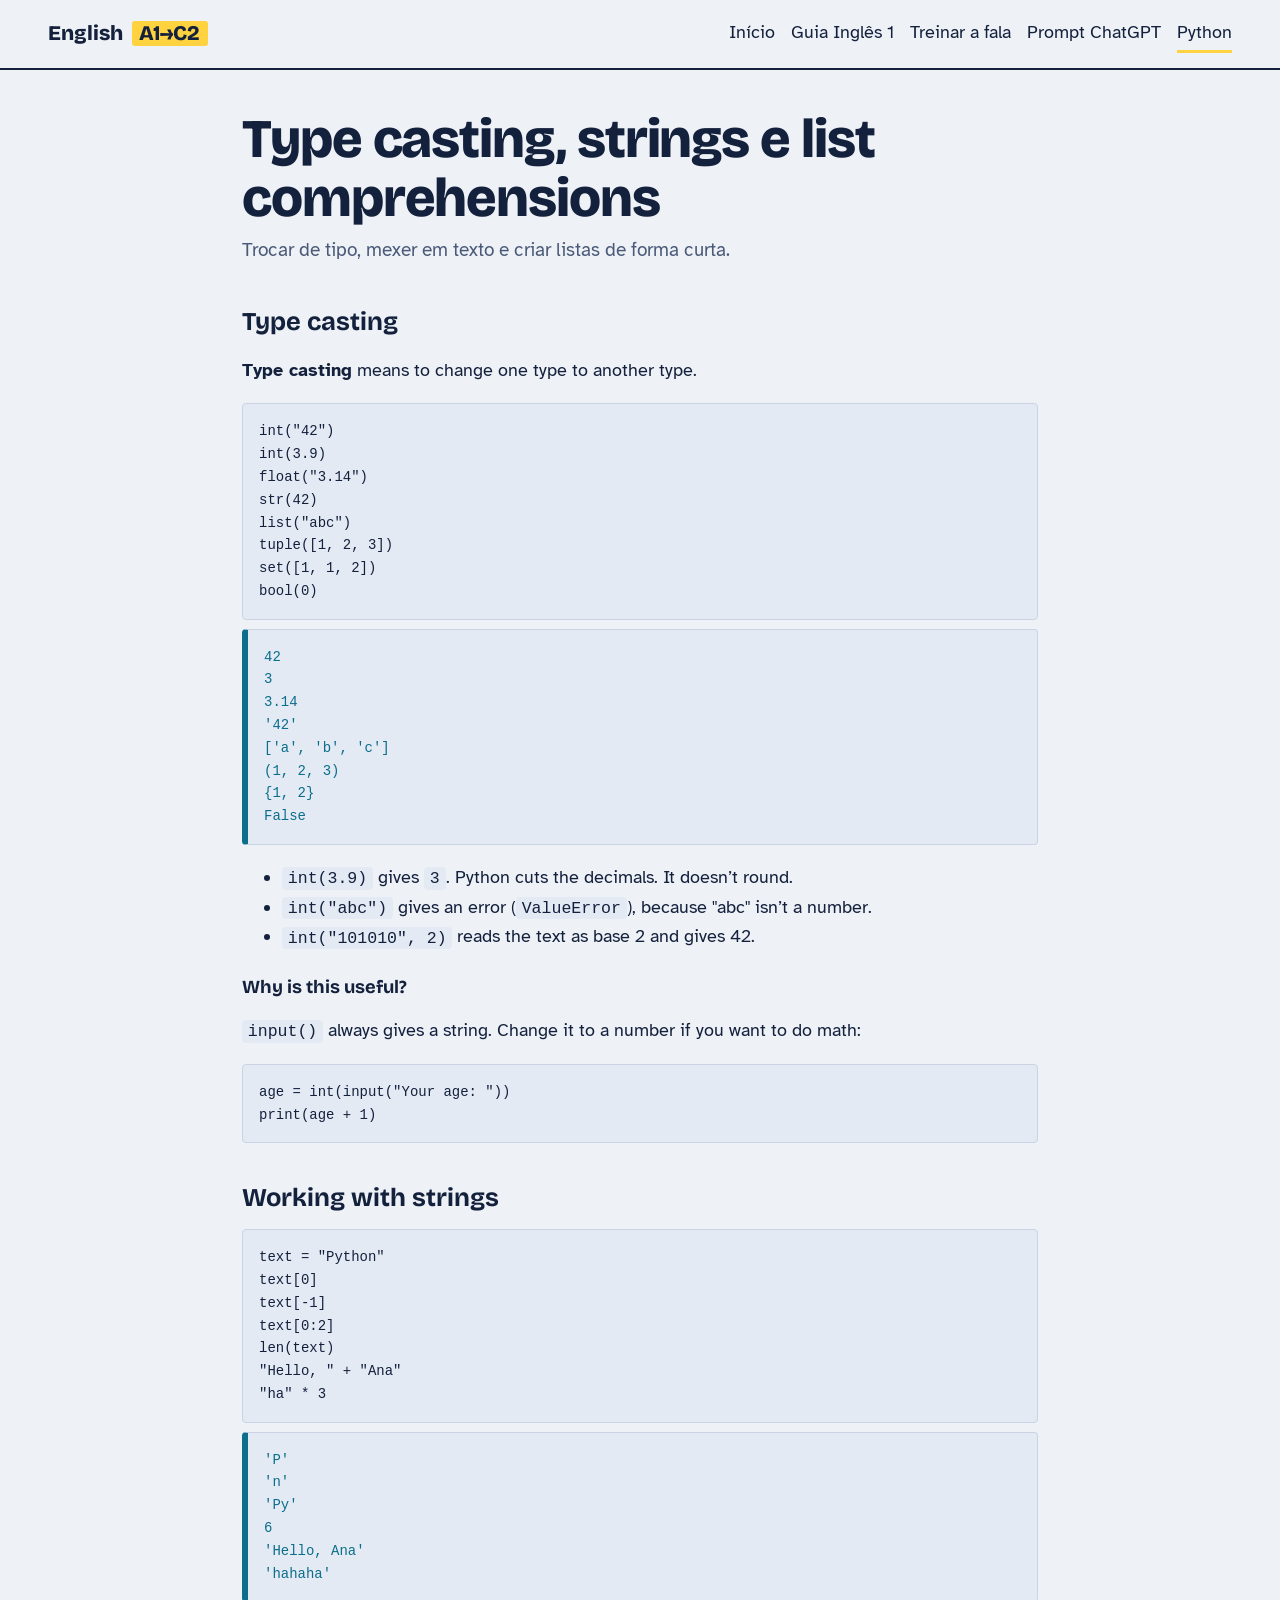
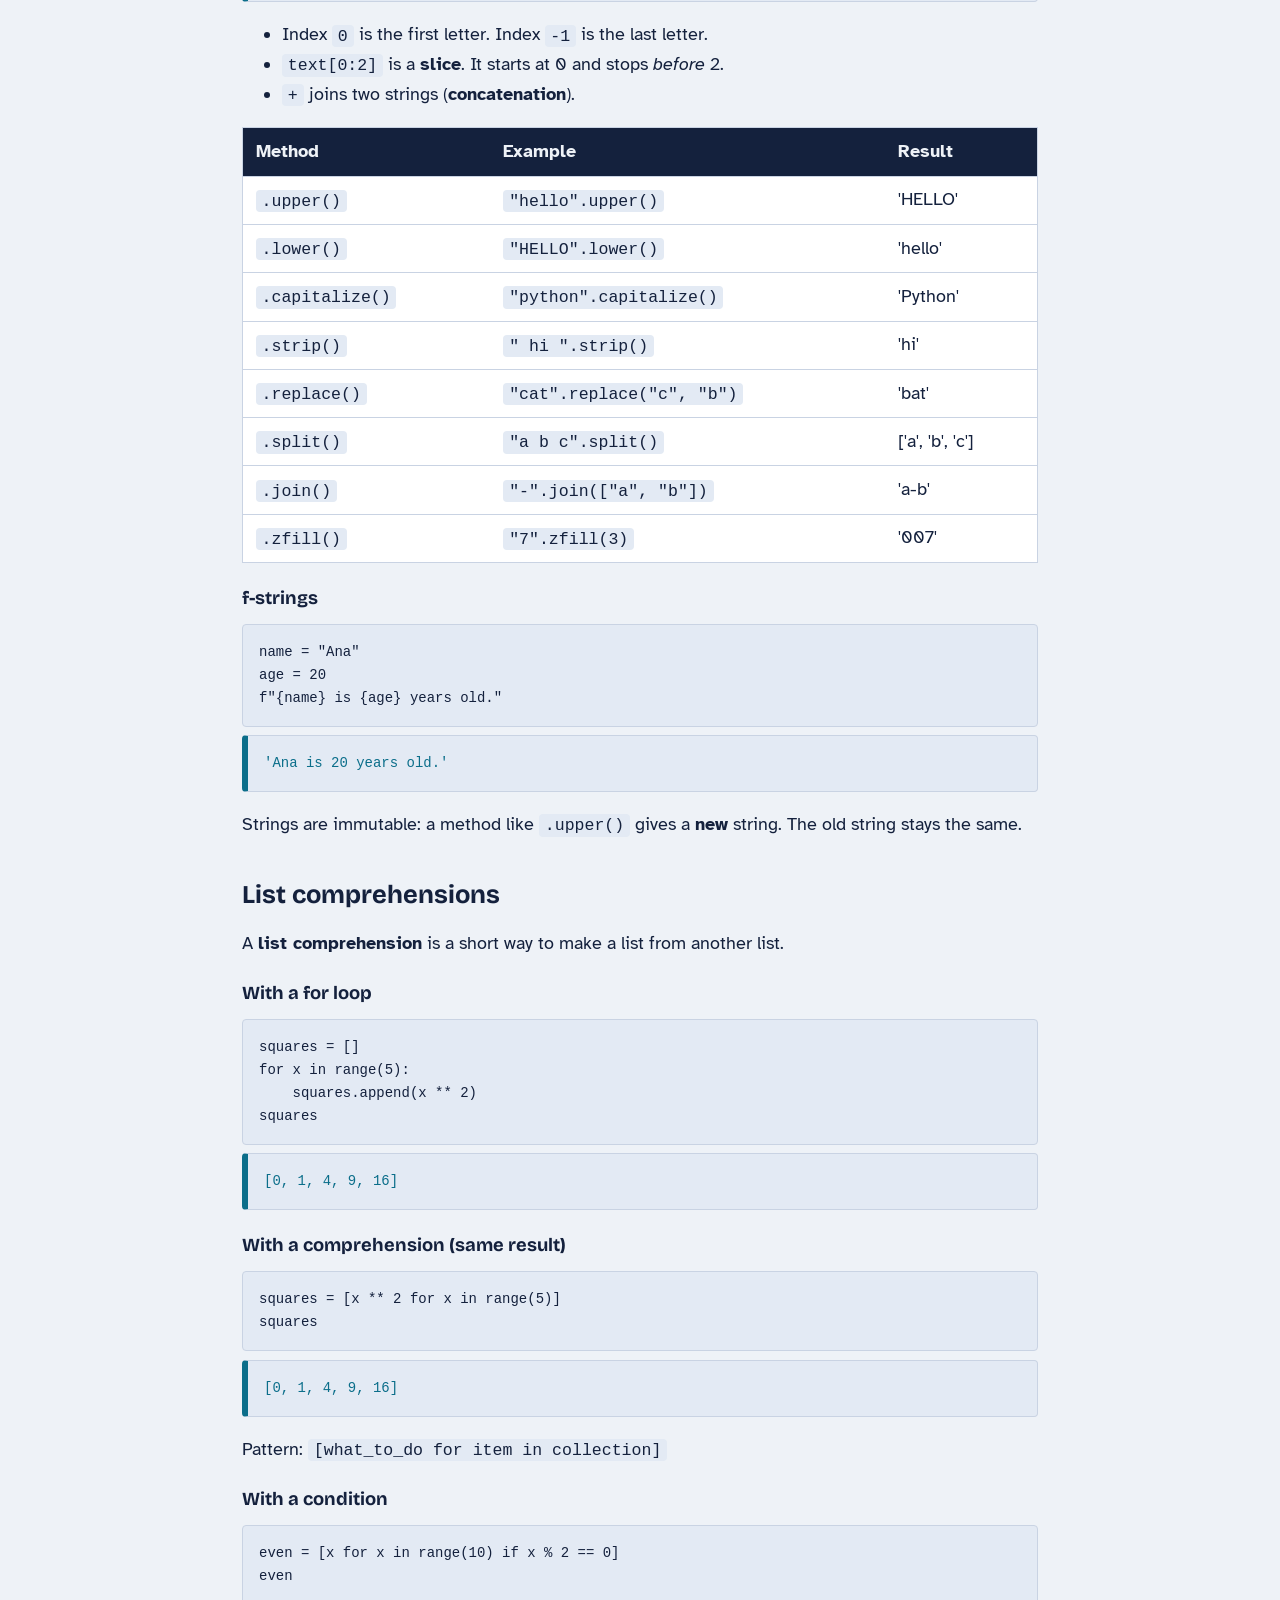
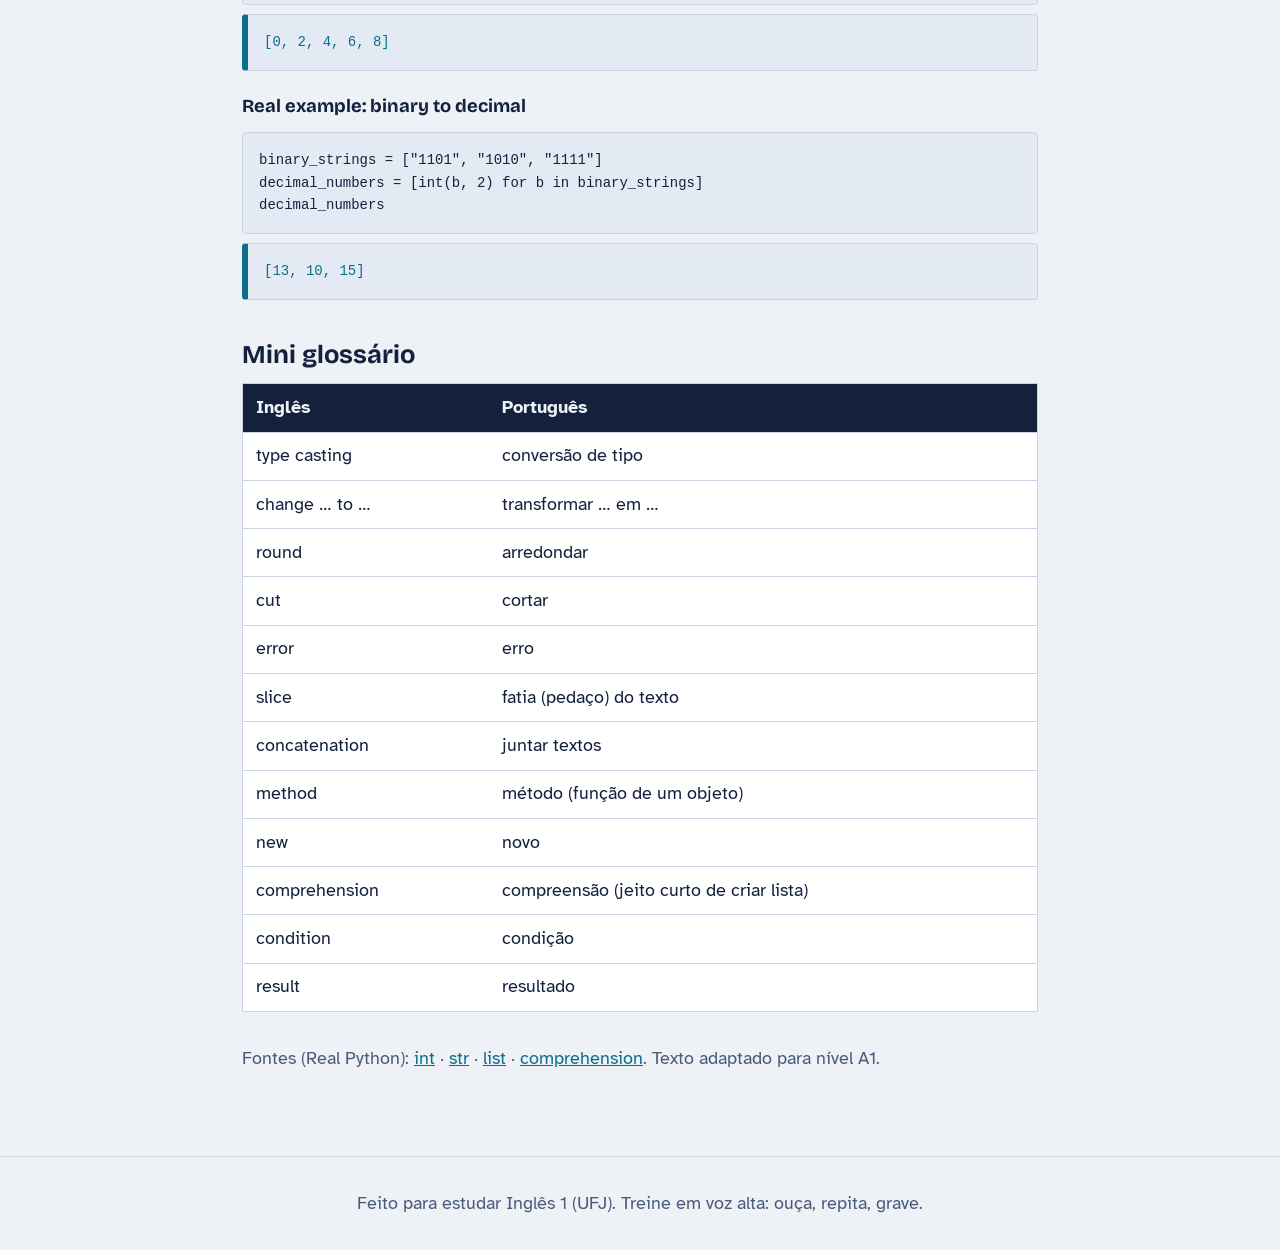
<file: python-conversao-strings.html>
<!doctype html>
<html lang="pt-BR"><head><meta charset="utf-8">
<meta name="viewport" content="width=device-width, initial-scale=1">
<title>Type casting, strings e list comprehensions · English com o Ronan</title>
<link rel="preconnect" href="https://fonts.googleapis.com"><link rel="preconnect" href="https://fonts.gstatic.com" crossorigin>
<link href="https://fonts.googleapis.com/css2?family=Atkinson+Hyperlegible:ital,wght@0,400;0,700;1,400&family=Bricolage+Grotesque:wght@600;800&display=swap" rel="stylesheet">
<link rel="stylesheet" href="style.css"></head>
<body><header class="top"><a class="brand" href="index.html">English <span>A1→C2</span></a><nav><a href="index.html">Início</a><a href="guia-ingles-1.html">Guia Inglês 1</a><a href="conversacao.html">Treinar a fala</a><a href="prompt-chatgpt.html">Prompt ChatGPT</a><a href="python-intro.html" aria-current="page">Python</a></nav></header>
<main><h1>Type casting, strings e list comprehensions</h1><p class="lead">Trocar de tipo, mexer em texto e criar listas de forma curta.</p><section><h2>Type casting</h2><p><b>Type casting</b> means to change one type to another type.</p><pre><code>int(&quot;42&quot;)
int(3.9)
float(&quot;3.14&quot;)
str(42)
list(&quot;abc&quot;)
tuple([1, 2, 3])
set([1, 1, 2])
bool(0)</code></pre><pre class="out" aria-label="Output"><code>42
3
3.14
&#x27;42&#x27;
[&#x27;a&#x27;, &#x27;b&#x27;, &#x27;c&#x27;]
(1, 2, 3)
{1, 2}
False</code></pre><ul><li><code>int(3.9)</code> gives <code>3</code>. Python cuts the decimals. It doesn’t round.</li><li><code>int("abc")</code> gives an error (<code>ValueError</code>), because "abc" isn’t a number.</li><li><code>int("101010", 2)</code> reads the text as base 2 and gives 42.</li></ul>
<h3>Why is this useful?</h3><p><code>input()</code> always gives a string. Change it to a number if you want to do math:</p><pre><code>age = int(input(&quot;Your age: &quot;))
print(age + 1)</code></pre></section><section><h2>Working with strings</h2><pre><code>text = &quot;Python&quot;
text[0]
text[-1]
text[0:2]
len(text)
&quot;Hello, &quot; + &quot;Ana&quot;
&quot;ha&quot; * 3</code></pre><pre class="out" aria-label="Output"><code>&#x27;P&#x27;
&#x27;n&#x27;
&#x27;Py&#x27;
6
&#x27;Hello, Ana&#x27;
&#x27;hahaha&#x27;</code></pre><ul><li>Index <code>0</code> is the first letter. Index <code>-1</code> is the last letter.</li><li><code>text[0:2]</code> is a <b>slice</b>. It starts at 0 and stops <i>before</i> 2.</li><li><code>+</code> joins two strings (<b>concatenation</b>).</li></ul><div class="scroll"><table><thead><tr><th>Method</th><th>Example</th><th>Result</th></tr></thead><tbody><tr><td><code>.upper()</code></td><td><code>"hello".upper()</code></td><td>'HELLO'</td></tr><tr><td><code>.lower()</code></td><td><code>"HELLO".lower()</code></td><td>'hello'</td></tr><tr><td><code>.capitalize()</code></td><td><code>"python".capitalize()</code></td><td>'Python'</td></tr><tr><td><code>.strip()</code></td><td><code>"  hi  ".strip()</code></td><td>'hi'</td></tr><tr><td><code>.replace()</code></td><td><code>"cat".replace("c", "b")</code></td><td>'bat'</td></tr><tr><td><code>.split()</code></td><td><code>"a b c".split()</code></td><td>['a', 'b', 'c']</td></tr><tr><td><code>.join()</code></td><td><code>"-".join(["a", "b"])</code></td><td>'a-b'</td></tr><tr><td><code>.zfill()</code></td><td><code>"7".zfill(3)</code></td><td>'007'</td></tr></tbody></table></div><h3>f-strings</h3><pre><code>name = &quot;Ana&quot;
age = 20
f&quot;{name} is {age} years old.&quot;</code></pre><pre class="out" aria-label="Output"><code>&#x27;Ana is 20 years old.&#x27;</code></pre><p>Strings are immutable: a method like <code>.upper()</code> gives a <b>new</b> string. The old string stays the same.</p></section><section><h2>List comprehensions</h2><p>A <b>list comprehension</b> is a short way to make a list from another list.</p><h3>With a for loop</h3><pre><code>squares = []
for x in range(5):
    squares.append(x ** 2)
squares</code></pre><pre class="out" aria-label="Output"><code>[0, 1, 4, 9, 16]</code></pre><h3>With a comprehension (same result)</h3><pre><code>squares = [x ** 2 for x in range(5)]
squares</code></pre><pre class="out" aria-label="Output"><code>[0, 1, 4, 9, 16]</code></pre><p>Pattern: <code>[what_to_do for item in collection]</code></p><h3>With a condition</h3><pre><code>even = [x for x in range(10) if x % 2 == 0]
even</code></pre><pre class="out" aria-label="Output"><code>[0, 2, 4, 6, 8]</code></pre><h3>Real example: binary to decimal</h3><pre><code>binary_strings = [&quot;1101&quot;, &quot;1010&quot;, &quot;1111&quot;]
decimal_numbers = [int(b, 2) for b in binary_strings]
decimal_numbers</code></pre><pre class="out" aria-label="Output"><code>[13, 10, 15]</code></pre></section><section><h2>Mini glossário</h2><div class="scroll"><table><thead><tr><th>Inglês</th><th>Português</th></tr></thead><tbody><tr><td>type casting</td><td>conversão de tipo</td></tr><tr><td>change … to …</td><td>transformar … em …</td></tr><tr><td>round</td><td>arredondar</td></tr><tr><td>cut</td><td>cortar</td></tr><tr><td>error</td><td>erro</td></tr><tr><td>slice</td><td>fatia (pedaço) do texto</td></tr><tr><td>concatenation</td><td>juntar textos</td></tr><tr><td>method</td><td>método (função de um objeto)</td></tr><tr><td>new</td><td>novo</td></tr><tr><td>comprehension</td><td>compreensão (jeito curto de criar lista)</td></tr><tr><td>condition</td><td>condição</td></tr><tr><td>result</td><td>resultado</td></tr></tbody></table></div></section><p class="src">Fontes (Real Python): <a href="https://realpython.com/ref/builtin-types/int/">int</a> · <a href="https://realpython.com/ref/builtin-types/str/">str</a> · <a href="https://realpython.com/ref/builtin-types/list/">list</a> · <a href="https://realpython.com/ref/glossary/comprehension/">comprehension</a>. Texto adaptado para nível A1.</p></main>
<footer>Feito para estudar Inglês 1 (UFJ). Treine em voz alta: ouça, repita, grave.</footer>
<script src="app.js"></script></body></html>
</file>
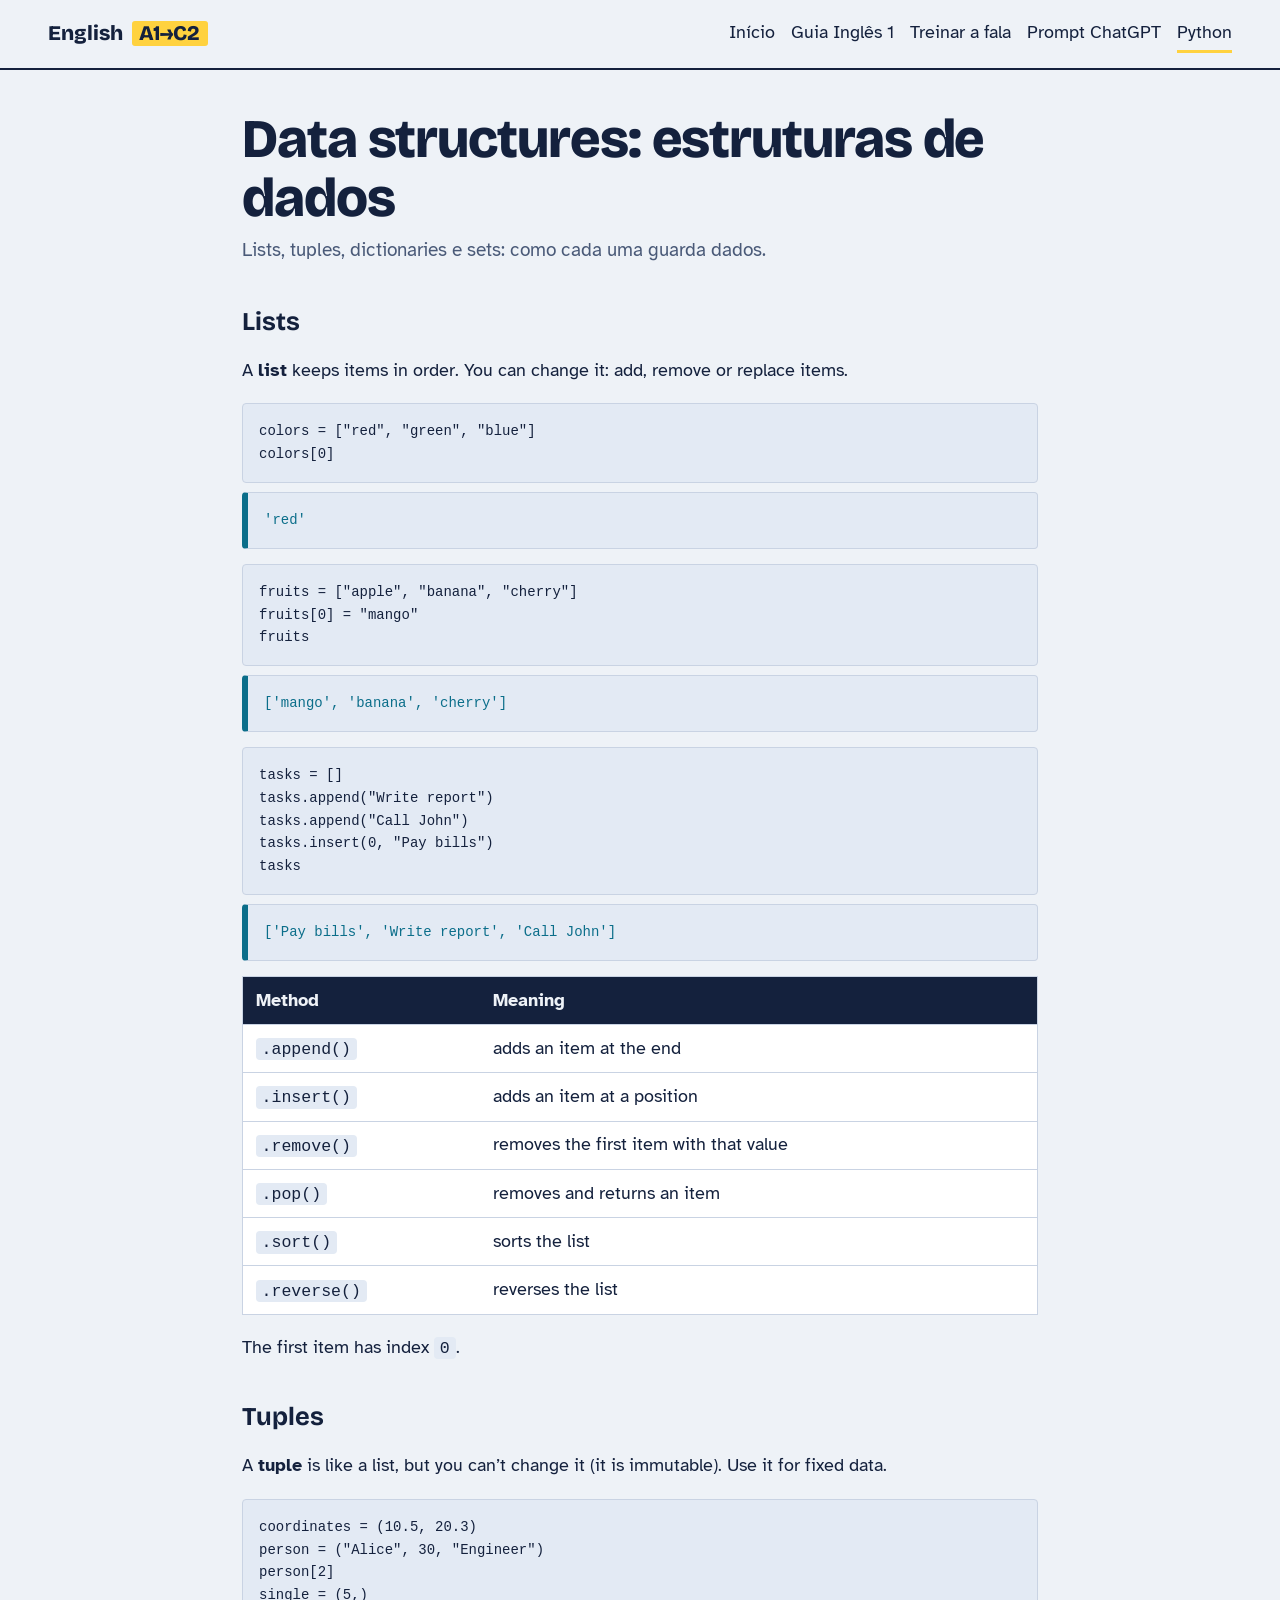
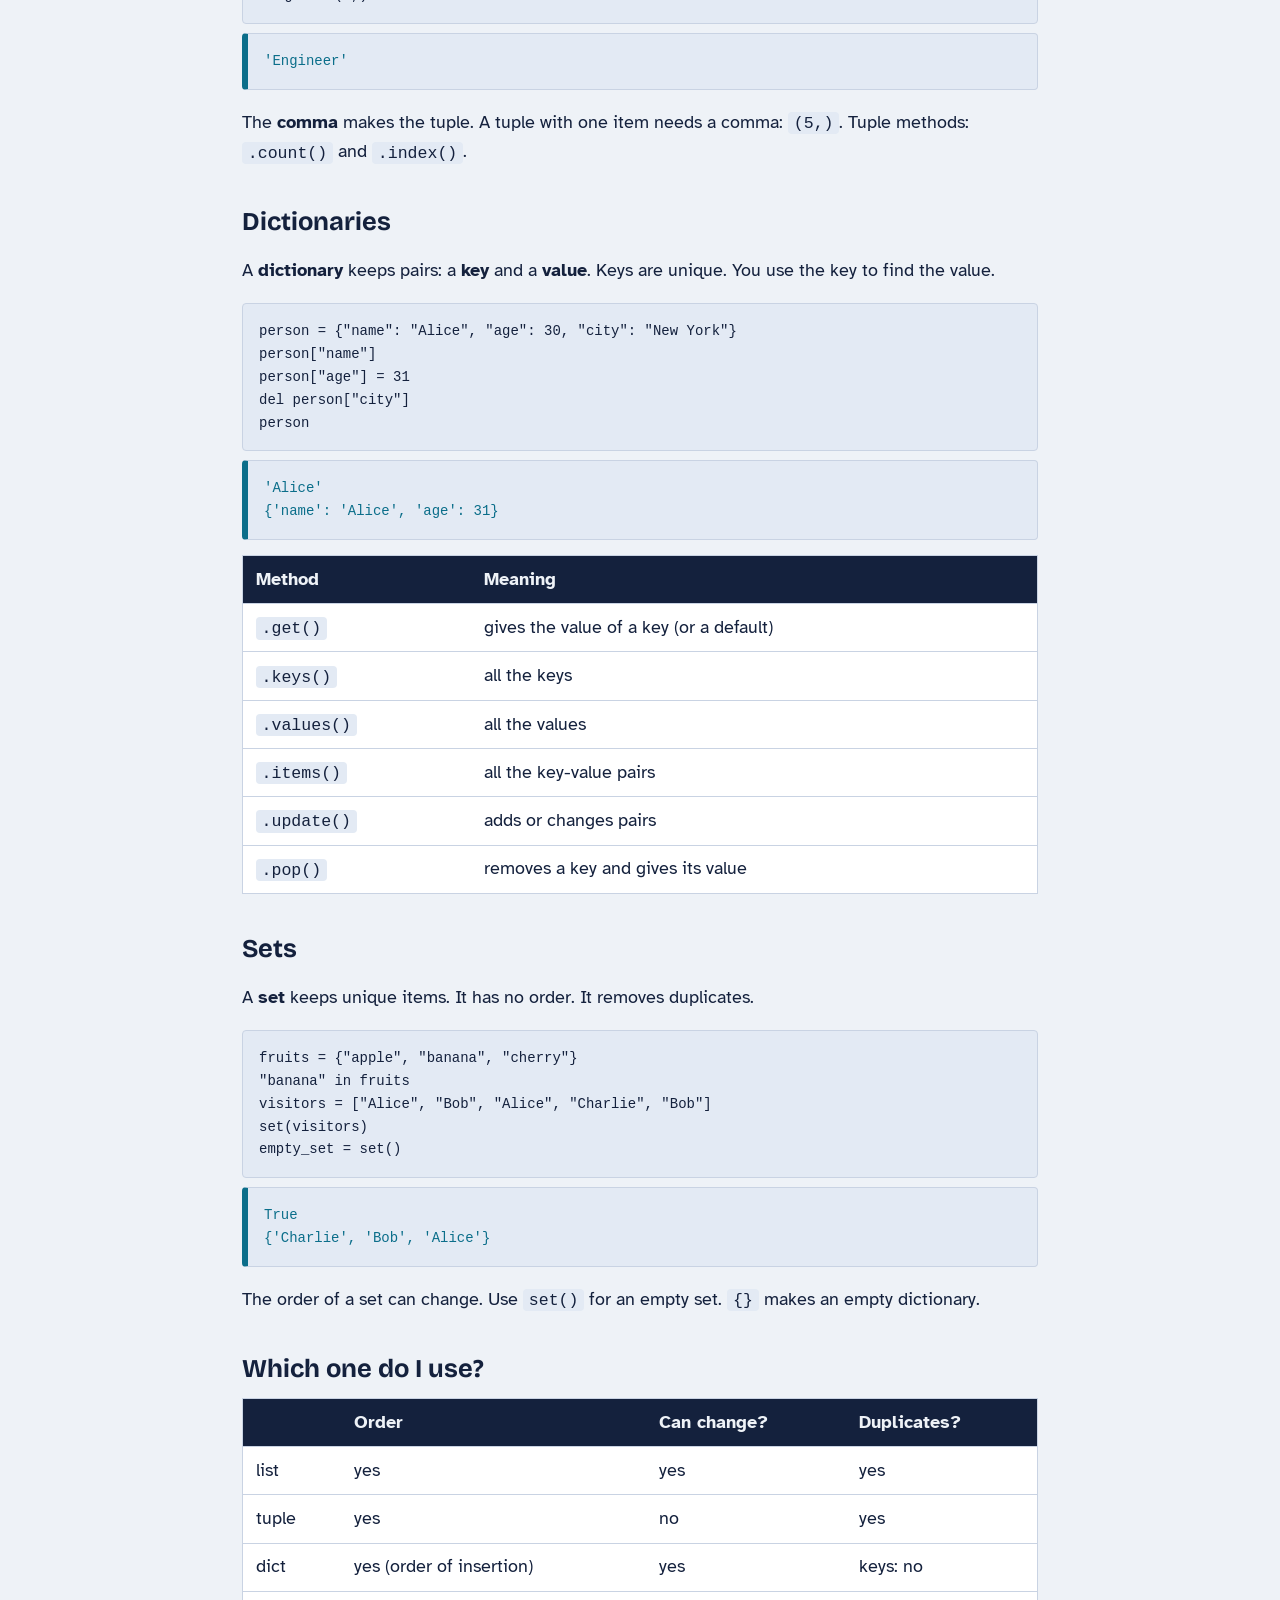
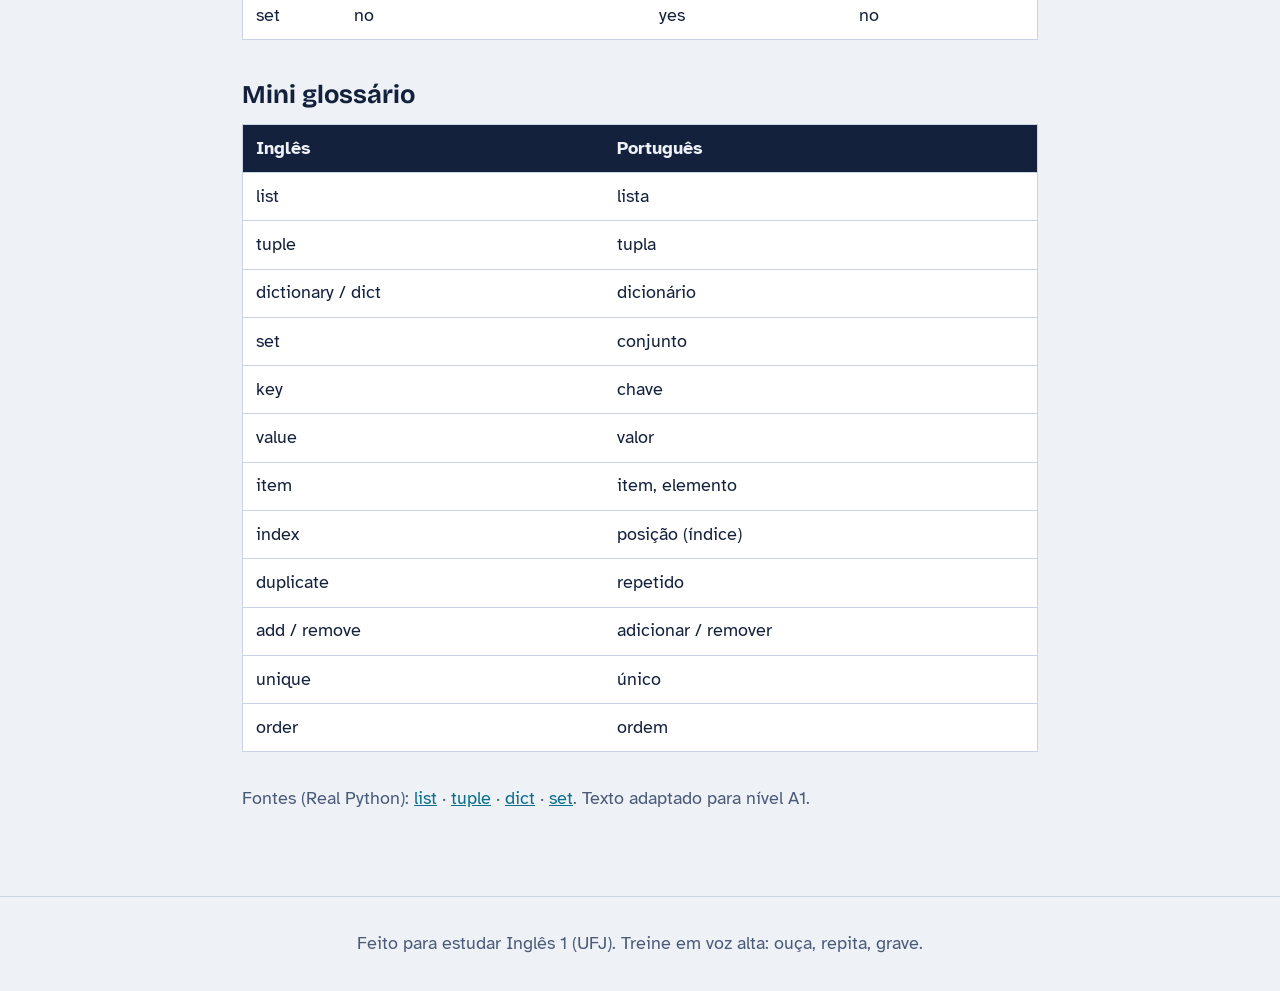
<file: python-estruturas.html>
<!doctype html>
<html lang="pt-BR"><head><meta charset="utf-8">
<meta name="viewport" content="width=device-width, initial-scale=1">
<title>Data structures: estruturas de dados · English com o Ronan</title>
<link rel="preconnect" href="https://fonts.googleapis.com"><link rel="preconnect" href="https://fonts.gstatic.com" crossorigin>
<link href="https://fonts.googleapis.com/css2?family=Atkinson+Hyperlegible:ital,wght@0,400;0,700;1,400&family=Bricolage+Grotesque:wght@600;800&display=swap" rel="stylesheet">
<link rel="stylesheet" href="style.css"></head>
<body><header class="top"><a class="brand" href="index.html">English <span>A1→C2</span></a><nav><a href="index.html">Início</a><a href="guia-ingles-1.html">Guia Inglês 1</a><a href="conversacao.html">Treinar a fala</a><a href="prompt-chatgpt.html">Prompt ChatGPT</a><a href="python-intro.html" aria-current="page">Python</a></nav></header>
<main><h1>Data structures: estruturas de dados</h1><p class="lead">Lists, tuples, dictionaries e sets: como cada uma guarda dados.</p><section><h2>Lists</h2><p>A <b>list</b> keeps items in order. You can change it: add, remove or replace items.</p><pre><code>colors = [&quot;red&quot;, &quot;green&quot;, &quot;blue&quot;]
colors[0]</code></pre><pre class="out" aria-label="Output"><code>&#x27;red&#x27;</code></pre><pre><code>fruits = [&quot;apple&quot;, &quot;banana&quot;, &quot;cherry&quot;]
fruits[0] = &quot;mango&quot;
fruits</code></pre><pre class="out" aria-label="Output"><code>[&#x27;mango&#x27;, &#x27;banana&#x27;, &#x27;cherry&#x27;]</code></pre><pre><code>tasks = []
tasks.append(&quot;Write report&quot;)
tasks.append(&quot;Call John&quot;)
tasks.insert(0, &quot;Pay bills&quot;)
tasks</code></pre><pre class="out" aria-label="Output"><code>[&#x27;Pay bills&#x27;, &#x27;Write report&#x27;, &#x27;Call John&#x27;]</code></pre><div class="scroll"><table><thead><tr><th>Method</th><th>Meaning</th></tr></thead><tbody><tr><td><code>.append()</code></td><td>adds an item at the end</td></tr><tr><td><code>.insert()</code></td><td>adds an item at a position</td></tr><tr><td><code>.remove()</code></td><td>removes the first item with that value</td></tr><tr><td><code>.pop()</code></td><td>removes and returns an item</td></tr><tr><td><code>.sort()</code></td><td>sorts the list</td></tr><tr><td><code>.reverse()</code></td><td>reverses the list</td></tr></tbody></table></div><p>The first item has index <code>0</code>.</p></section><section><h2>Tuples</h2><p>A <b>tuple</b> is like a list, but you can’t change it (it is immutable). Use it for fixed data.</p><pre><code>coordinates = (10.5, 20.3)
person = (&quot;Alice&quot;, 30, &quot;Engineer&quot;)
person[2]
single = (5,)</code></pre><pre class="out" aria-label="Output"><code>&#x27;Engineer&#x27;</code></pre><p>The <b>comma</b> makes the tuple. A tuple with one item needs a comma: <code>(5,)</code>. Tuple methods: <code>.count()</code> and <code>.index()</code>.</p></section><section><h2>Dictionaries</h2><p>A <b>dictionary</b> keeps pairs: a <b>key</b> and a <b>value</b>. Keys are unique. You use the key to find the value.</p><pre><code>person = {&quot;name&quot;: &quot;Alice&quot;, &quot;age&quot;: 30, &quot;city&quot;: &quot;New York&quot;}
person[&quot;name&quot;]
person[&quot;age&quot;] = 31
del person[&quot;city&quot;]
person</code></pre><pre class="out" aria-label="Output"><code>&#x27;Alice&#x27;
{&#x27;name&#x27;: &#x27;Alice&#x27;, &#x27;age&#x27;: 31}</code></pre><div class="scroll"><table><thead><tr><th>Method</th><th>Meaning</th></tr></thead><tbody><tr><td><code>.get()</code></td><td>gives the value of a key (or a default)</td></tr><tr><td><code>.keys()</code></td><td>all the keys</td></tr><tr><td><code>.values()</code></td><td>all the values</td></tr><tr><td><code>.items()</code></td><td>all the key-value pairs</td></tr><tr><td><code>.update()</code></td><td>adds or changes pairs</td></tr><tr><td><code>.pop()</code></td><td>removes a key and gives its value</td></tr></tbody></table></div></section><section><h2>Sets</h2><p>A <b>set</b> keeps unique items. It has no order. It removes duplicates.</p><pre><code>fruits = {&quot;apple&quot;, &quot;banana&quot;, &quot;cherry&quot;}
&quot;banana&quot; in fruits
visitors = [&quot;Alice&quot;, &quot;Bob&quot;, &quot;Alice&quot;, &quot;Charlie&quot;, &quot;Bob&quot;]
set(visitors)
empty_set = set()</code></pre><pre class="out" aria-label="Output"><code>True
{&#x27;Charlie&#x27;, &#x27;Bob&#x27;, &#x27;Alice&#x27;}</code></pre><p>The order of a set can change. Use <code>set()</code> for an empty set. <code>{}</code> makes an empty dictionary.</p></section><section><h2>Which one do I use?</h2><div class="scroll"><table><thead><tr><th></th><th>Order</th><th>Can change?</th><th>Duplicates?</th></tr></thead><tbody><tr><td>list</td><td>yes</td><td>yes</td><td>yes</td></tr><tr><td>tuple</td><td>yes</td><td>no</td><td>yes</td></tr><tr><td>dict</td><td>yes (order of insertion)</td><td>yes</td><td>keys: no</td></tr><tr><td>set</td><td>no</td><td>yes</td><td>no</td></tr></tbody></table></div></section><section><h2>Mini glossário</h2><div class="scroll"><table><thead><tr><th>Inglês</th><th>Português</th></tr></thead><tbody><tr><td>list</td><td>lista</td></tr><tr><td>tuple</td><td>tupla</td></tr><tr><td>dictionary / dict</td><td>dicionário</td></tr><tr><td>set</td><td>conjunto</td></tr><tr><td>key</td><td>chave</td></tr><tr><td>value</td><td>valor</td></tr><tr><td>item</td><td>item, elemento</td></tr><tr><td>index</td><td>posição (índice)</td></tr><tr><td>duplicate</td><td>repetido</td></tr><tr><td>add / remove</td><td>adicionar / remover</td></tr><tr><td>unique</td><td>único</td></tr><tr><td>order</td><td>ordem</td></tr></tbody></table></div></section><p class="src">Fontes (Real Python): <a href="https://realpython.com/ref/builtin-types/list/">list</a> · <a href="https://realpython.com/ref/builtin-types/tuple/">tuple</a> · <a href="https://realpython.com/ref/builtin-types/dict/">dict</a> · <a href="https://realpython.com/ref/builtin-types/set/">set</a>. Texto adaptado para nível A1.</p></main>
<footer>Feito para estudar Inglês 1 (UFJ). Treine em voz alta: ouça, repita, grave.</footer>
<script src="app.js"></script></body></html>
</file>
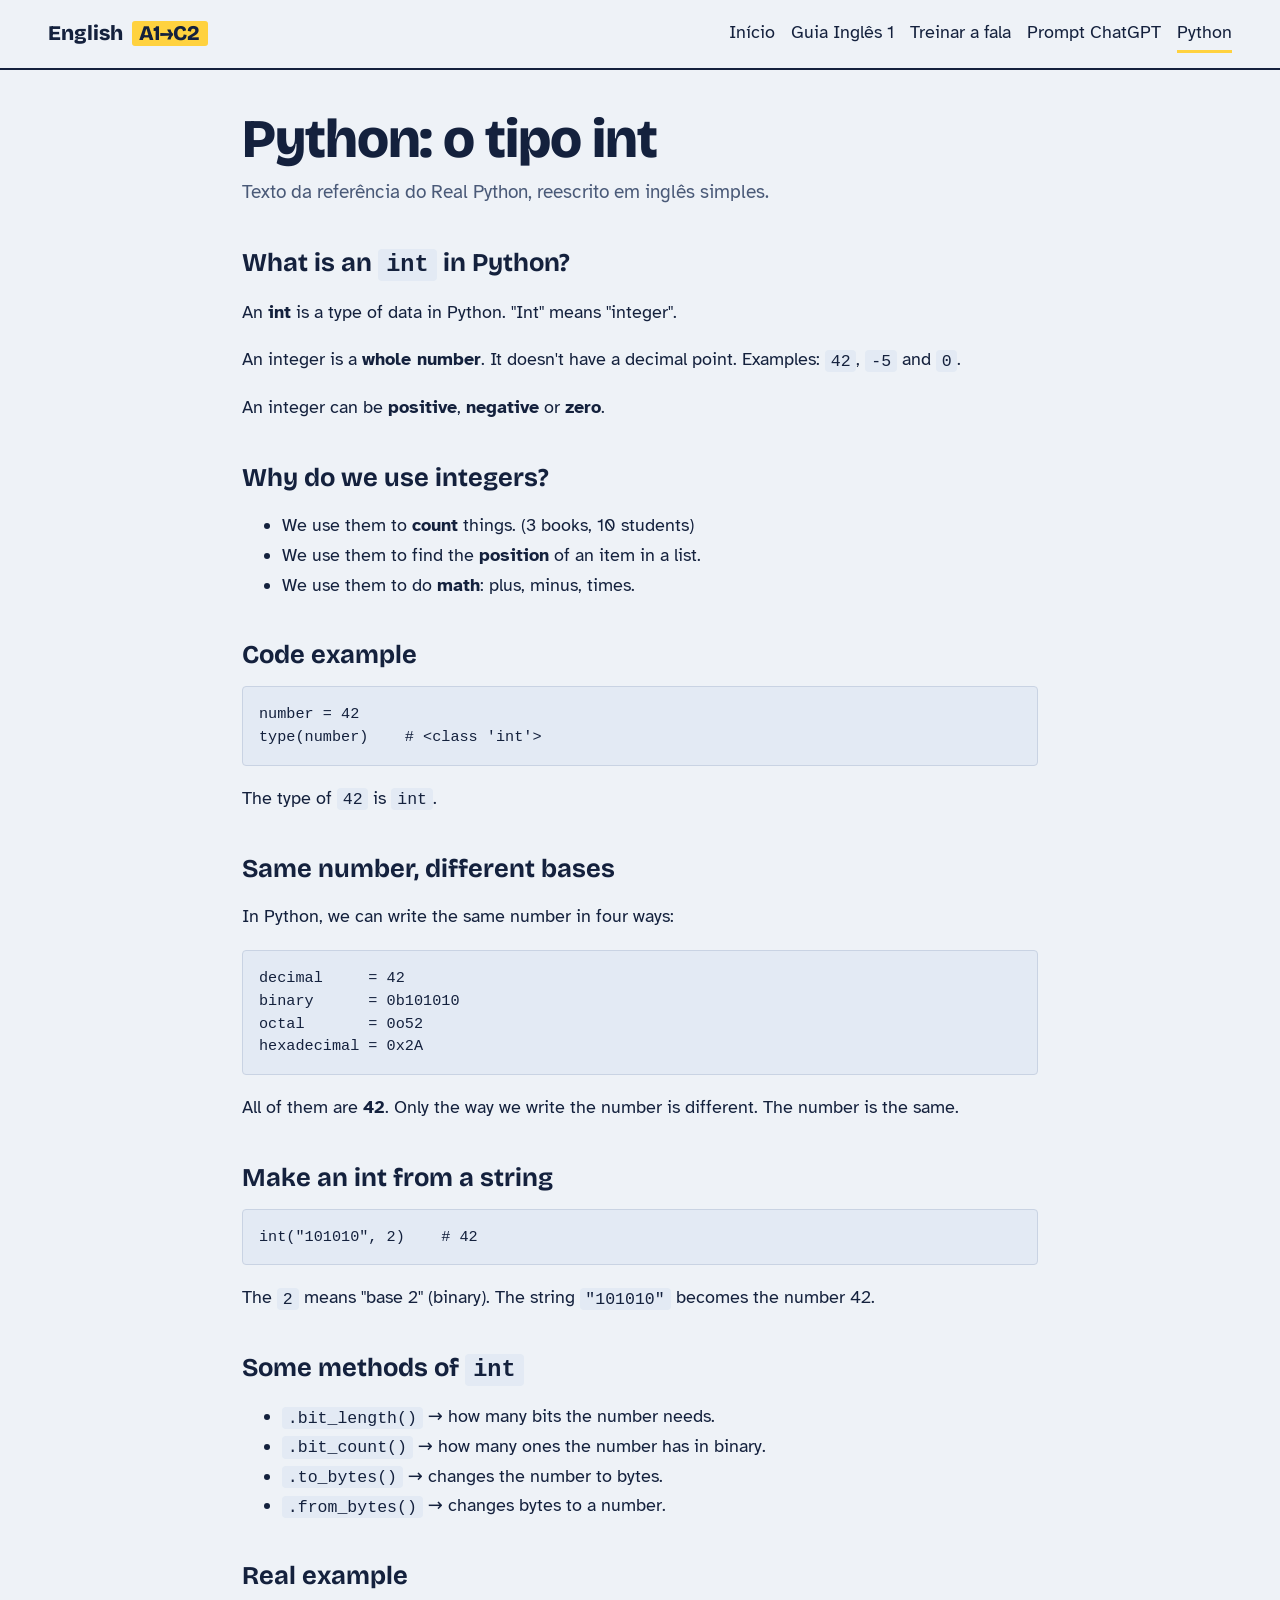
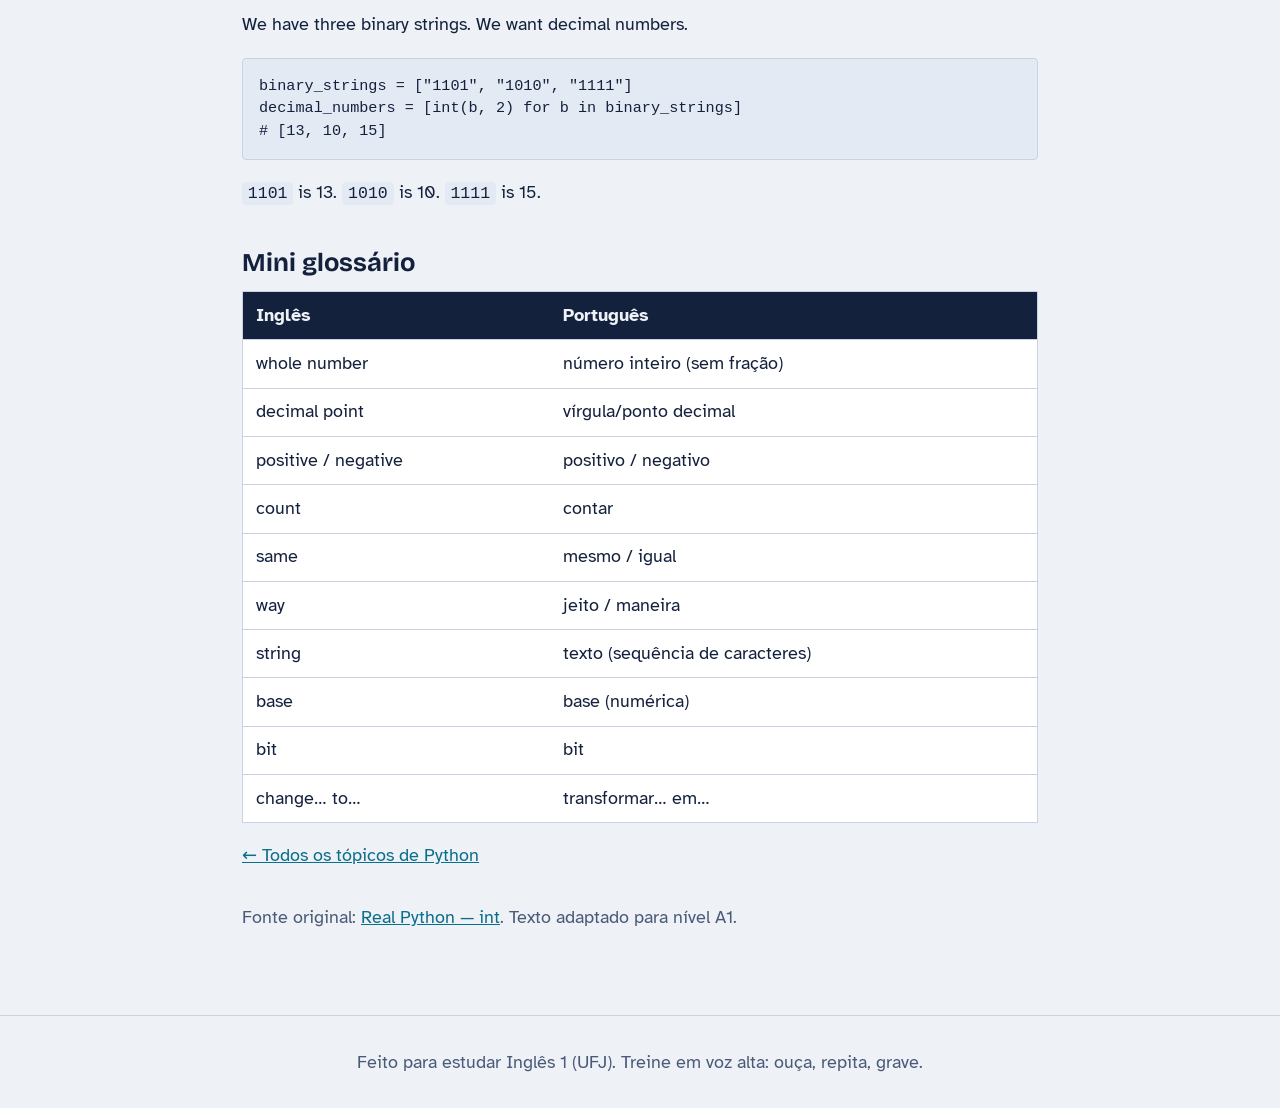
<file: python-int.html>
<!doctype html>
<html lang="pt-BR"><head><meta charset="utf-8">
<meta name="viewport" content="width=device-width, initial-scale=1">
<title>Python: o tipo int · English com o Ronan</title>
<link rel="preconnect" href="https://fonts.googleapis.com"><link rel="preconnect" href="https://fonts.gstatic.com" crossorigin>
<link href="https://fonts.googleapis.com/css2?family=Atkinson+Hyperlegible:ital,wght@0,400;0,700;1,400&family=Bricolage+Grotesque:wght@600;800&display=swap" rel="stylesheet">
<link rel="stylesheet" href="style.css"></head>
<body><header class="top"><a class="brand" href="index.html">English <span>A1→C2</span></a><nav><a href="index.html">Início</a><a href="guia-ingles-1.html">Guia Inglês 1</a><a href="conversacao.html">Treinar a fala</a><a href="prompt-chatgpt.html">Prompt ChatGPT</a><a href="python-intro.html" aria-current="page">Python</a></nav></header>
<main><h1>Python: o tipo int</h1><p class="lead">Texto da referência do Real Python, reescrito em inglês simples.</p><section><h2>What is an <code>int</code> in Python?</h2>
<p>An <b>int</b> is a type of data in Python. "Int" means "integer".</p>
<p>An integer is a <b>whole number</b>. It doesn't have a decimal point. Examples: <code>42</code>, <code>-5</code> and <code>0</code>.</p>
<p>An integer can be <b>positive</b>, <b>negative</b> or <b>zero</b>.</p></section>
<section><h2>Why do we use integers?</h2><ul><li>We use them to <b>count</b> things. (3 books, 10 students)</li><li>We use them to find the <b>position</b> of an item in a list.</li><li>We use them to do <b>math</b>: plus, minus, times.</li></ul></section>
<section><h2>Code example</h2><pre>number = 42
type(number)    # &lt;class 'int'&gt;</pre><p>The type of <code>42</code> is <code>int</code>.</p></section>
<section><h2>Same number, different bases</h2><p>In Python, we can write the same number in four ways:</p>
<pre>decimal     = 42
binary      = 0b101010
octal       = 0o52
hexadecimal = 0x2A</pre><p>All of them are <b>42</b>. Only the way we write the number is different. The number is the same.</p></section>
<section><h2>Make an int from a string</h2><pre>int("101010", 2)    # 42</pre><p>The <code>2</code> means "base 2" (binary). The string <code>"101010"</code> becomes the number 42.</p></section>
<section><h2>Some methods of <code>int</code></h2><ul><li><code>.bit_length()</code> → how many bits the number needs.</li><li><code>.bit_count()</code> → how many ones the number has in binary.</li><li><code>.to_bytes()</code> → changes the number to bytes.</li><li><code>.from_bytes()</code> → changes bytes to a number.</li></ul></section>
<section><h2>Real example</h2><p>We have three binary strings. We want decimal numbers.</p>
<pre>binary_strings = ["1101", "1010", "1111"]
decimal_numbers = [int(b, 2) for b in binary_strings]
# [13, 10, 15]</pre><p><code>1101</code> is 13. <code>1010</code> is 10. <code>1111</code> is 15.</p></section>
<section><h2>Mini glossário</h2><div class="scroll"><table><thead><tr><th>Inglês</th><th>Português</th></tr></thead><tbody><tr><td>whole number</td><td>número inteiro (sem fração)</td></tr><tr><td>decimal point</td><td>vírgula/ponto decimal</td></tr><tr><td>positive / negative</td><td>positivo / negativo</td></tr><tr><td>count</td><td>contar</td></tr><tr><td>same</td><td>mesmo / igual</td></tr><tr><td>way</td><td>jeito / maneira</td></tr><tr><td>string</td><td>texto (sequência de caracteres)</td></tr><tr><td>base</td><td>base (numérica)</td></tr><tr><td>bit</td><td>bit</td></tr><tr><td>change… to…</td><td>transformar… em…</td></tr></tbody></table></div></section><p><a href="python-intro.html">← Todos os tópicos de Python</a></p><p class="src">Fonte original: <a href="https://realpython.com/ref/builtin-types/int/">Real Python — int</a>. Texto adaptado para nível A1.</p></main>
<footer>Feito para estudar Inglês 1 (UFJ). Treine em voz alta: ouça, repita, grave.</footer>
<script src="app.js"></script></body></html>
</file>
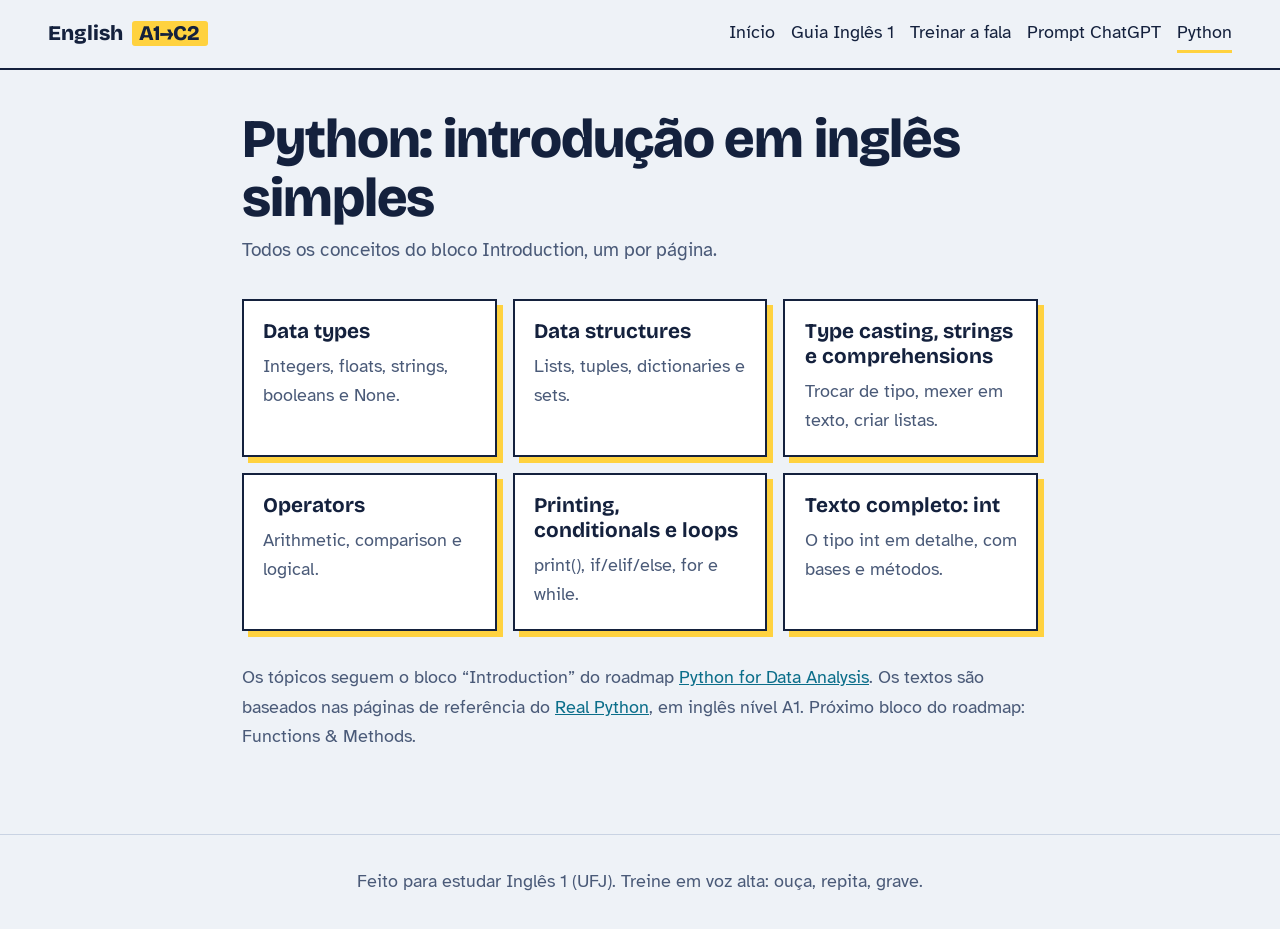
<file: python-intro.html>
<!doctype html>
<html lang="pt-BR"><head><meta charset="utf-8">
<meta name="viewport" content="width=device-width, initial-scale=1">
<title>Python: introdução em inglês simples · English com o Ronan</title>
<link rel="preconnect" href="https://fonts.googleapis.com"><link rel="preconnect" href="https://fonts.gstatic.com" crossorigin>
<link href="https://fonts.googleapis.com/css2?family=Atkinson+Hyperlegible:ital,wght@0,400;0,700;1,400&family=Bricolage+Grotesque:wght@600;800&display=swap" rel="stylesheet">
<link rel="stylesheet" href="style.css"></head>
<body><header class="top"><a class="brand" href="index.html">English <span>A1→C2</span></a><nav><a href="index.html">Início</a><a href="guia-ingles-1.html">Guia Inglês 1</a><a href="conversacao.html">Treinar a fala</a><a href="prompt-chatgpt.html">Prompt ChatGPT</a><a href="python-intro.html" aria-current="page">Python</a></nav></header>
<main><h1>Python: introdução em inglês simples</h1><p class="lead">Todos os conceitos do bloco Introduction, um por página.</p><ul class="cards"><li><a href="python-tipos.html"><h2>Data types</h2><p>Integers, floats, strings, booleans e None.</p></a></li><li><a href="python-estruturas.html"><h2>Data structures</h2><p>Lists, tuples, dictionaries e sets.</p></a></li><li><a href="python-conversao-strings.html"><h2>Type casting, strings e comprehensions</h2><p>Trocar de tipo, mexer em texto, criar listas.</p></a></li><li><a href="python-operadores.html"><h2>Operators</h2><p>Arithmetic, comparison e logical.</p></a></li><li><a href="python-controle.html"><h2>Printing, conditionals e loops</h2><p>print(), if/elif/else, for e while.</p></a></li><li><a href="python-int.html"><h2>Texto completo: int</h2><p>O tipo int em detalhe, com bases e métodos.</p></a></li></ul><p class="src">Os tópicos seguem o bloco “Introduction” do roadmap <a href="https://roadmap.sh/">Python for Data Analysis</a>. Os textos são baseados nas páginas de referência do <a href="https://realpython.com/ref/">Real Python</a>, em inglês nível A1. Próximo bloco do roadmap: Functions &amp; Methods.</p></main>
<footer>Feito para estudar Inglês 1 (UFJ). Treine em voz alta: ouça, repita, grave.</footer>
<script src="app.js"></script></body></html>
</file>
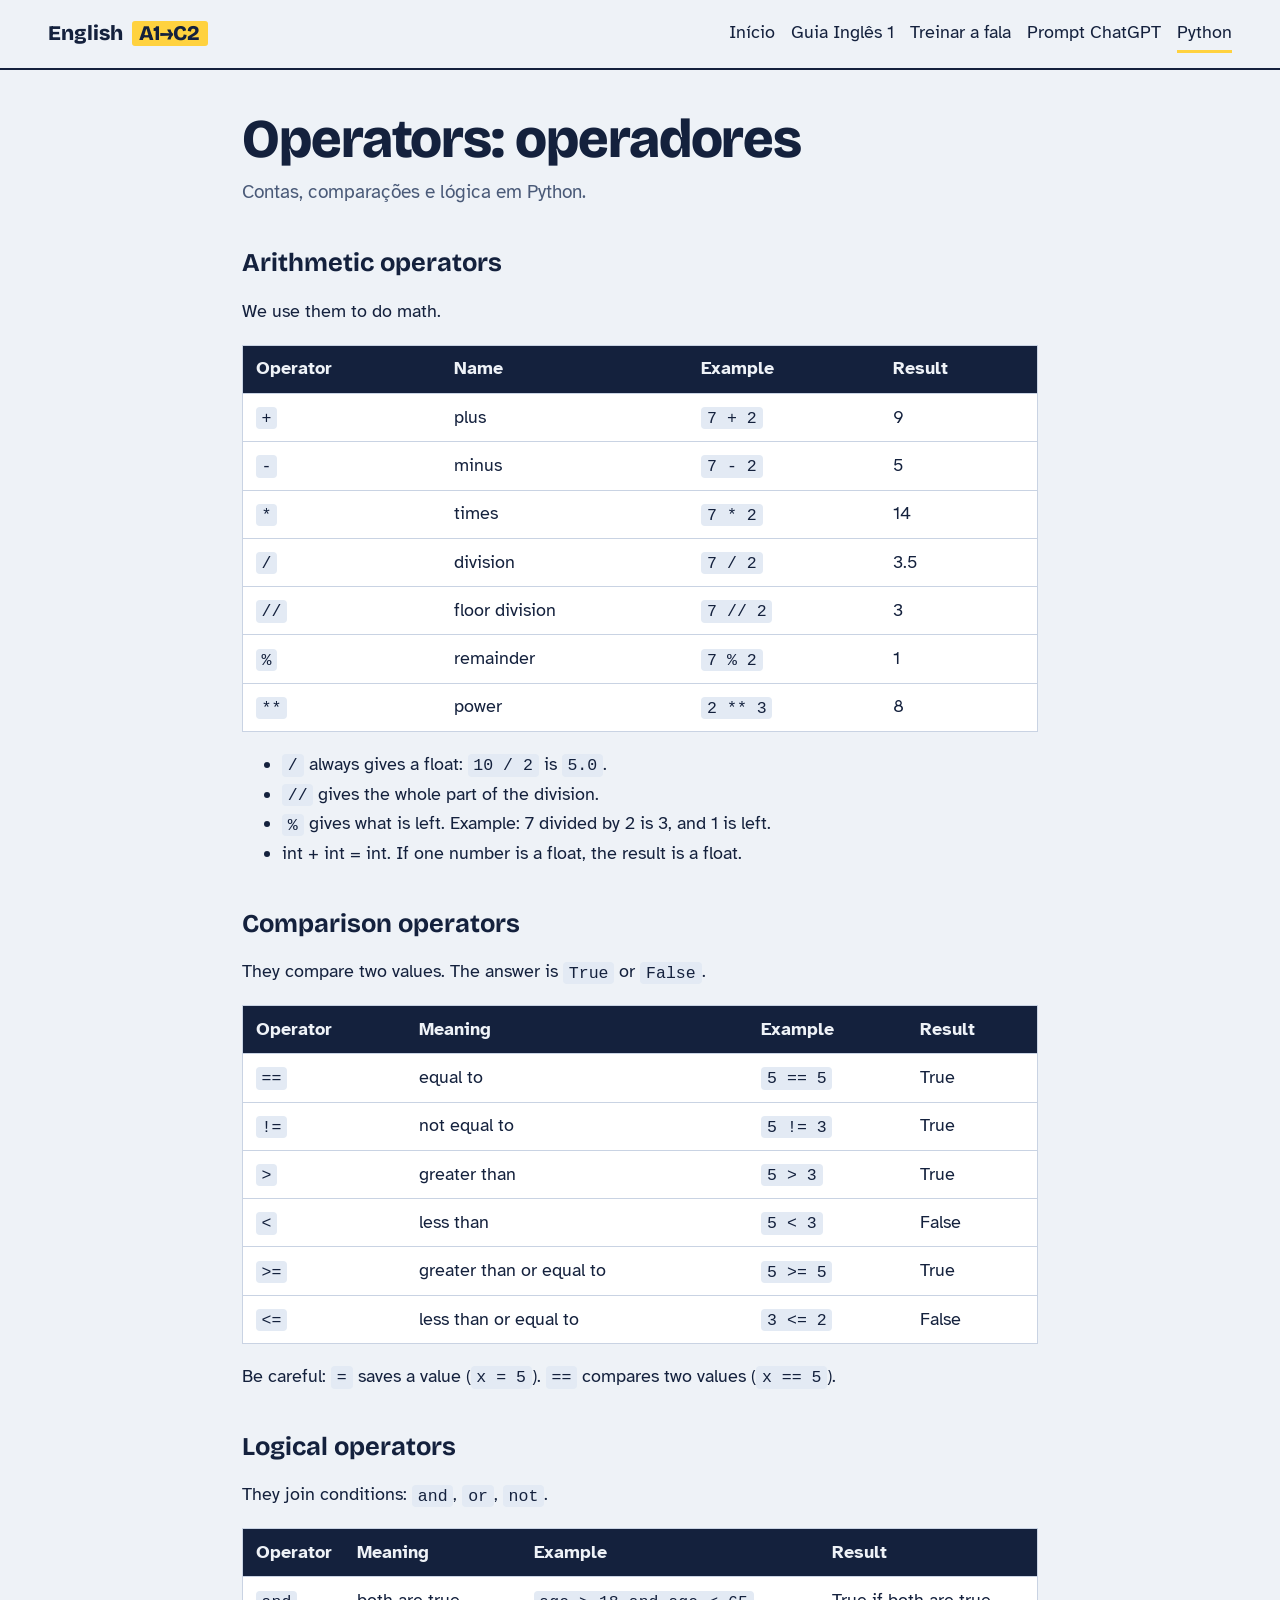
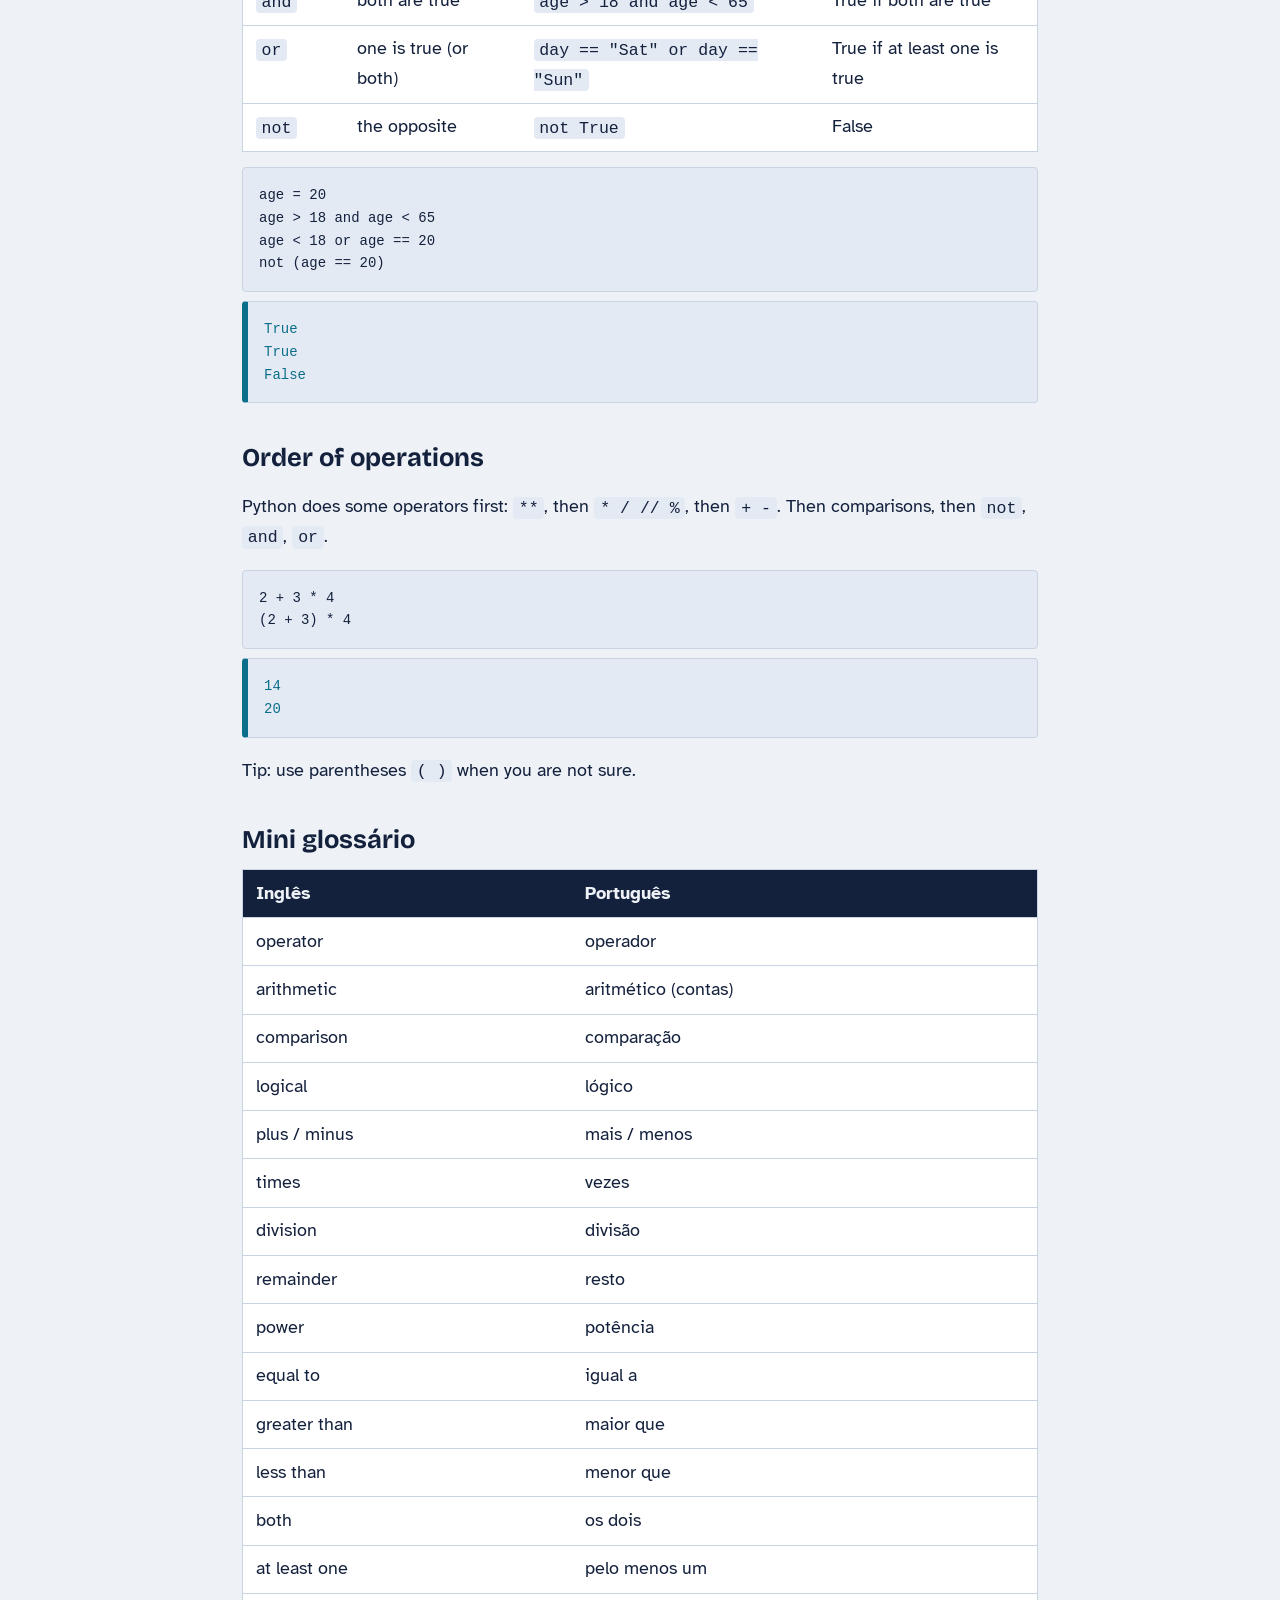
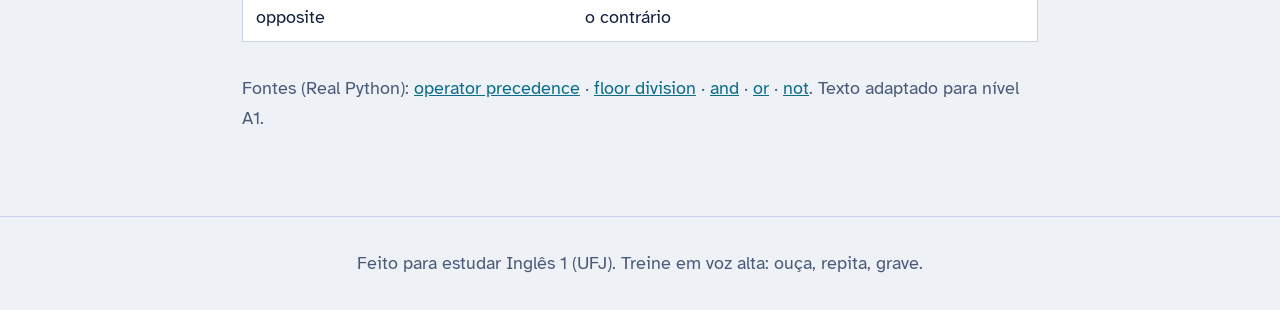
<file: python-operadores.html>
<!doctype html>
<html lang="pt-BR"><head><meta charset="utf-8">
<meta name="viewport" content="width=device-width, initial-scale=1">
<title>Operators: operadores · English com o Ronan</title>
<link rel="preconnect" href="https://fonts.googleapis.com"><link rel="preconnect" href="https://fonts.gstatic.com" crossorigin>
<link href="https://fonts.googleapis.com/css2?family=Atkinson+Hyperlegible:ital,wght@0,400;0,700;1,400&family=Bricolage+Grotesque:wght@600;800&display=swap" rel="stylesheet">
<link rel="stylesheet" href="style.css"></head>
<body><header class="top"><a class="brand" href="index.html">English <span>A1→C2</span></a><nav><a href="index.html">Início</a><a href="guia-ingles-1.html">Guia Inglês 1</a><a href="conversacao.html">Treinar a fala</a><a href="prompt-chatgpt.html">Prompt ChatGPT</a><a href="python-intro.html" aria-current="page">Python</a></nav></header>
<main><h1>Operators: operadores</h1><p class="lead">Contas, comparações e lógica em Python.</p><section><h2>Arithmetic operators</h2><p>We use them to do math.</p><div class="scroll"><table><thead><tr><th>Operator</th><th>Name</th><th>Example</th><th>Result</th></tr></thead><tbody><tr><td><code>+</code></td><td>plus</td><td><code>7 + 2</code></td><td>9</td></tr><tr><td><code>-</code></td><td>minus</td><td><code>7 - 2</code></td><td>5</td></tr><tr><td><code>*</code></td><td>times</td><td><code>7 * 2</code></td><td>14</td></tr><tr><td><code>/</code></td><td>division</td><td><code>7 / 2</code></td><td>3.5</td></tr><tr><td><code>//</code></td><td>floor division</td><td><code>7 // 2</code></td><td>3</td></tr><tr><td><code>%</code></td><td>remainder</td><td><code>7 % 2</code></td><td>1</td></tr><tr><td><code>**</code></td><td>power</td><td><code>2 ** 3</code></td><td>8</td></tr></tbody></table></div><ul><li><code>/</code> always gives a float: <code>10 / 2</code> is <code>5.0</code>.</li><li><code>//</code> gives the whole part of the division.</li><li><code>%</code> gives what is left. Example: 7 divided by 2 is 3, and 1 is left.</li><li>int + int = int. If one number is a float, the result is a float.</li></ul></section>
<section><h2>Comparison operators</h2><p>They compare two values. The answer is <code>True</code> or <code>False</code>.</p><div class="scroll"><table><thead><tr><th>Operator</th><th>Meaning</th><th>Example</th><th>Result</th></tr></thead><tbody><tr><td><code>==</code></td><td>equal to</td><td><code>5 == 5</code></td><td>True</td></tr><tr><td><code>!=</code></td><td>not equal to</td><td><code>5 != 3</code></td><td>True</td></tr><tr><td><code>&gt;</code></td><td>greater than</td><td><code>5 &gt; 3</code></td><td>True</td></tr><tr><td><code>&lt;</code></td><td>less than</td><td><code>5 &lt; 3</code></td><td>False</td></tr><tr><td><code>&gt;=</code></td><td>greater than or equal to</td><td><code>5 &gt;= 5</code></td><td>True</td></tr><tr><td><code>&lt;=</code></td><td>less than or equal to</td><td><code>3 &lt;= 2</code></td><td>False</td></tr></tbody></table></div><p>Be careful: <code>=</code> saves a value (<code>x = 5</code>). <code>==</code> compares two values (<code>x == 5</code>).</p></section><section><h2>Logical operators</h2><p>They join conditions: <code>and</code>, <code>or</code>, <code>not</code>.</p><div class="scroll"><table><thead><tr><th>Operator</th><th>Meaning</th><th>Example</th><th>Result</th></tr></thead><tbody><tr><td><code>and</code></td><td>both are true</td><td><code>age &gt; 18 and age &lt; 65</code></td><td>True if both are true</td></tr><tr><td><code>or</code></td><td>one is true (or both)</td><td><code>day == "Sat" or day == "Sun"</code></td><td>True if at least one is true</td></tr><tr><td><code>not</code></td><td>the opposite</td><td><code>not True</code></td><td>False</td></tr></tbody></table></div><pre><code>age = 20
age &gt; 18 and age &lt; 65
age &lt; 18 or age == 20
not (age == 20)</code></pre><pre class="out" aria-label="Output"><code>True
True
False</code></pre></section><section><h2>Order of operations</h2><p>Python does some operators first: <code>**</code>, then <code>* / // %</code>, then <code>+ -</code>. Then comparisons, then <code>not</code>, <code>and</code>, <code>or</code>.</p><pre><code>2 + 3 * 4
(2 + 3) * 4</code></pre><pre class="out" aria-label="Output"><code>14
20</code></pre><p>Tip: use parentheses <code>( )</code> when you are not sure.</p></section><section><h2>Mini glossário</h2><div class="scroll"><table><thead><tr><th>Inglês</th><th>Português</th></tr></thead><tbody><tr><td>operator</td><td>operador</td></tr><tr><td>arithmetic</td><td>aritmético (contas)</td></tr><tr><td>comparison</td><td>comparação</td></tr><tr><td>logical</td><td>lógico</td></tr><tr><td>plus / minus</td><td>mais / menos</td></tr><tr><td>times</td><td>vezes</td></tr><tr><td>division</td><td>divisão</td></tr><tr><td>remainder</td><td>resto</td></tr><tr><td>power</td><td>potência</td></tr><tr><td>equal to</td><td>igual a</td></tr><tr><td>greater than</td><td>maior que</td></tr><tr><td>less than</td><td>menor que</td></tr><tr><td>both</td><td>os dois</td></tr><tr><td>at least one</td><td>pelo menos um</td></tr><tr><td>opposite</td><td>o contrário</td></tr></tbody></table></div></section><p class="src">Fontes (Real Python): <a href="https://realpython.com/ref/glossary/operator-precedence/">operator precedence</a> · <a href="https://realpython.com/ref/glossary/floor-division/">floor division</a> · <a href="https://realpython.com/ref/keywords/and/">and</a> · <a href="https://realpython.com/ref/keywords/or/">or</a> · <a href="https://realpython.com/ref/keywords/not/">not</a>. Texto adaptado para nível A1.</p></main>
<footer>Feito para estudar Inglês 1 (UFJ). Treine em voz alta: ouça, repita, grave.</footer>
<script src="app.js"></script></body></html>
</file>
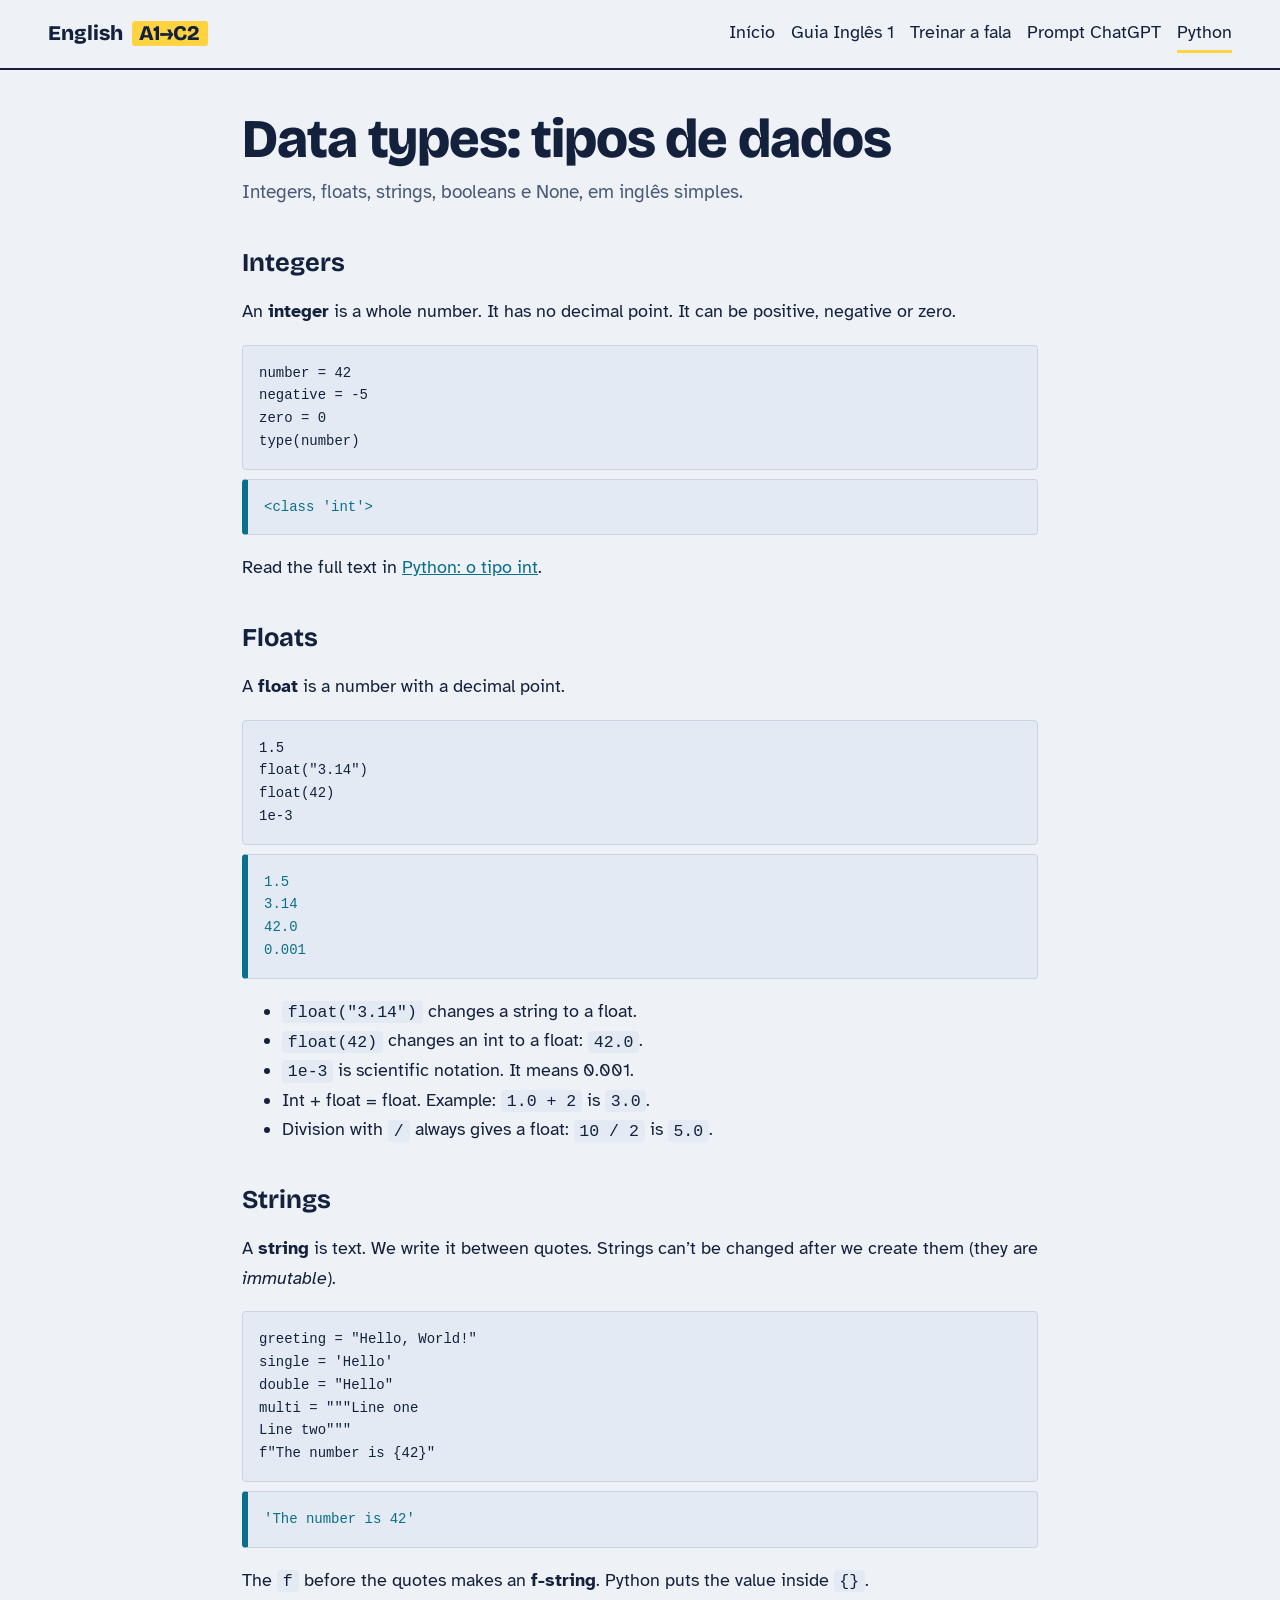
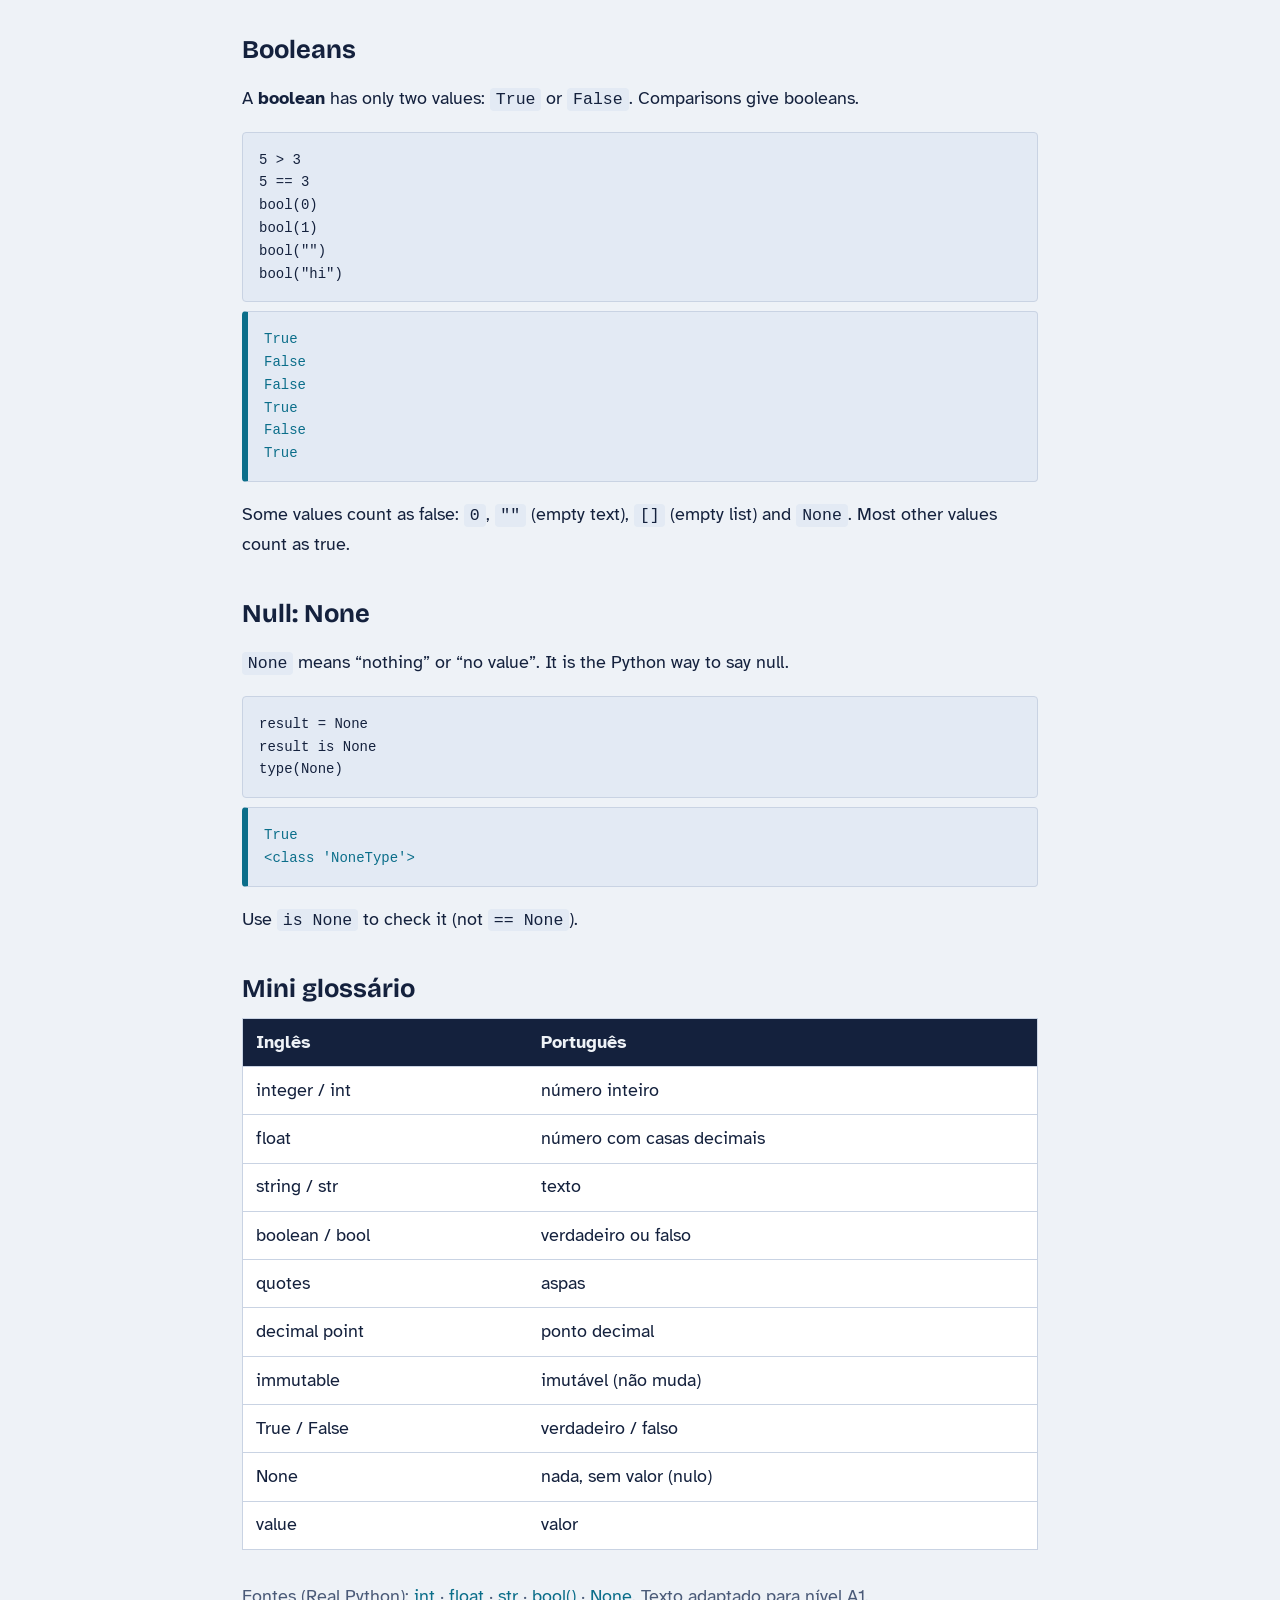
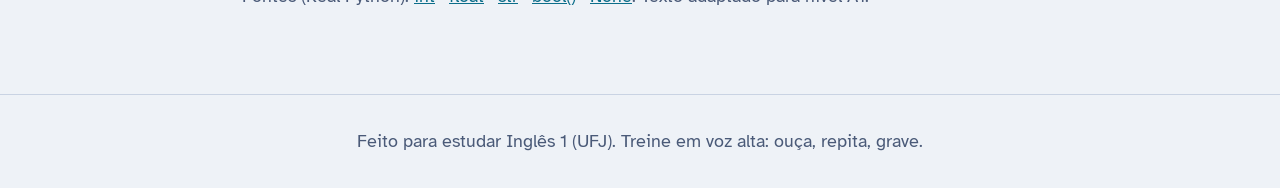
<file: python-tipos.html>
<!doctype html>
<html lang="pt-BR"><head><meta charset="utf-8">
<meta name="viewport" content="width=device-width, initial-scale=1">
<title>Data types: tipos de dados · English com o Ronan</title>
<link rel="preconnect" href="https://fonts.googleapis.com"><link rel="preconnect" href="https://fonts.gstatic.com" crossorigin>
<link href="https://fonts.googleapis.com/css2?family=Atkinson+Hyperlegible:ital,wght@0,400;0,700;1,400&family=Bricolage+Grotesque:wght@600;800&display=swap" rel="stylesheet">
<link rel="stylesheet" href="style.css"></head>
<body><header class="top"><a class="brand" href="index.html">English <span>A1→C2</span></a><nav><a href="index.html">Início</a><a href="guia-ingles-1.html">Guia Inglês 1</a><a href="conversacao.html">Treinar a fala</a><a href="prompt-chatgpt.html">Prompt ChatGPT</a><a href="python-intro.html" aria-current="page">Python</a></nav></header>
<main><h1>Data types: tipos de dados</h1><p class="lead">Integers, floats, strings, booleans e None, em inglês simples.</p><section><h2>Integers</h2>
<p>An <b>integer</b> is a whole number. It has no decimal point. It can be positive, negative or zero.</p><pre><code>number = 42
negative = -5
zero = 0
type(number)</code></pre><pre class="out" aria-label="Output"><code>&lt;class &#x27;int&#x27;&gt;</code></pre><p>Read the full text in <a href="python-int.html">Python: o tipo int</a>.</p></section><section><h2>Floats</h2><p>A <b>float</b> is a number with a decimal point.</p><pre><code>1.5
float(&quot;3.14&quot;)
float(42)
1e-3</code></pre><pre class="out" aria-label="Output"><code>1.5
3.14
42.0
0.001</code></pre><ul><li><code>float("3.14")</code> changes a string to a float.</li><li><code>float(42)</code> changes an int to a float: <code>42.0</code>.</li><li><code>1e-3</code> is scientific notation. It means 0.001.</li><li>Int + float = float. Example: <code>1.0 + 2</code> is <code>3.0</code>.</li><li>Division with <code>/</code> always gives a float: <code>10 / 2</code> is <code>5.0</code>.</li></ul></section><section><h2>Strings</h2><p>A <b>string</b> is text. We write it between quotes. Strings can’t be changed after we create them (they are <i>immutable</i>).</p><pre><code>greeting = &quot;Hello, World!&quot;
single = &#x27;Hello&#x27;
double = &quot;Hello&quot;
multi = &quot;&quot;&quot;Line one
Line two&quot;&quot;&quot;
f&quot;The number is {42}&quot;</code></pre><pre class="out" aria-label="Output"><code>&#x27;The number is 42&#x27;</code></pre><p>The <code>f</code> before the quotes makes an <b>f-string</b>. Python puts the value inside <code>{}</code>.</p></section><section><h2>Booleans</h2><p>A <b>boolean</b> has only two values: <code>True</code> or <code>False</code>. Comparisons give booleans.</p><pre><code>5 &gt; 3
5 == 3
bool(0)
bool(1)
bool(&quot;&quot;)
bool(&quot;hi&quot;)</code></pre><pre class="out" aria-label="Output"><code>True
False
False
True
False
True</code></pre><p>Some values count as false: <code>0</code>, <code>""</code> (empty text), <code>[]</code> (empty list) and <code>None</code>. Most other values count as true.</p></section><section><h2>Null: None</h2><p><code>None</code> means “nothing” or “no value”. It is the Python way to say null.</p><pre><code>result = None
result is None
type(None)</code></pre><pre class="out" aria-label="Output"><code>True
&lt;class &#x27;NoneType&#x27;&gt;</code></pre><p>Use <code>is None</code> to check it (not <code>== None</code>).</p></section><section><h2>Mini glossário</h2><div class="scroll"><table><thead><tr><th>Inglês</th><th>Português</th></tr></thead><tbody><tr><td>integer / int</td><td>número inteiro</td></tr><tr><td>float</td><td>número com casas decimais</td></tr><tr><td>string / str</td><td>texto</td></tr><tr><td>boolean / bool</td><td>verdadeiro ou falso</td></tr><tr><td>quotes</td><td>aspas</td></tr><tr><td>decimal point</td><td>ponto decimal</td></tr><tr><td>immutable</td><td>imutável (não muda)</td></tr><tr><td>True / False</td><td>verdadeiro / falso</td></tr><tr><td>None</td><td>nada, sem valor (nulo)</td></tr><tr><td>value</td><td>valor</td></tr></tbody></table></div></section><p class="src">Fontes (Real Python): <a href="https://realpython.com/ref/builtin-types/int/">int</a> · <a href="https://realpython.com/ref/builtin-types/float/">float</a> · <a href="https://realpython.com/ref/builtin-types/str/">str</a> · <a href="https://realpython.com/ref/builtin-functions/bool/">bool()</a> · <a href="https://realpython.com/ref/keywords/none/">None</a>. Texto adaptado para nível A1.</p></main>
<footer>Feito para estudar Inglês 1 (UFJ). Treine em voz alta: ouça, repita, grave.</footer>
<script src="app.js"></script></body></html>
</file>
<file: style.css>
:root{--bg:#eef2f7;--ink:#14213d;--muted:#4a5a78;--card:#fff;--line:#c9d3e3;--hi:#ffd23f;--accent:#0b6e8a;--code:#e3eaf4}
@media (prefers-color-scheme:dark){:root{--bg:#0f1626;--ink:#e8eefb;--muted:#a3b2cf;--card:#18213a;--line:#2b3a5c;--hi:#ffd23f;--accent:#6fd0ea;--code:#202c4a}}
*{box-sizing:border-box}
html{scroll-behavior:smooth}
@media (prefers-reduced-motion:reduce){html{scroll-behavior:auto}}
body{margin:0;background:var(--bg);color:var(--ink);font:18px/1.65 "Atkinson Hyperlegible",system-ui,sans-serif}
a{color:var(--accent)}
:focus-visible{outline:3px solid var(--hi);outline-offset:2px}
.top{display:flex;flex-wrap:wrap;gap:.5rem 1.5rem;align-items:center;justify-content:space-between;padding:.9rem clamp(1rem,4vw,3rem);border-bottom:2px solid var(--ink)}
.brand{font:800 1.3rem "Bricolage Grotesque",sans-serif;color:var(--ink);text-decoration:none}
.brand span{background:var(--hi);color:#14213d;padding:0 .35em;border-radius:3px;margin-left:.2em}
.top nav{display:flex;flex-wrap:wrap;gap:.25rem 1rem}
.top nav a{color:var(--ink);text-decoration:none;padding:.2rem 0;border-bottom:3px solid transparent}
.top nav a:hover,.top nav a[aria-current]{border-bottom-color:var(--hi)}
main{max-width:860px;margin:0 auto;padding:2.5rem clamp(1rem,4vw,2rem) 4rem}
h1{font:800 clamp(2rem,6vw,3.4rem)/1.08 "Bricolage Grotesque",sans-serif;margin:0 0 .5rem;letter-spacing:-.02em}
h2{font:700 1.6rem/1.2 "Bricolage Grotesque",sans-serif;margin:2.5rem 0 .6rem}
h3{font:700 1.15rem "Bricolage Grotesque",sans-serif;margin:1.5rem 0 .4rem}
.lead{font-size:1.2rem;color:var(--muted);max-width:60ch;margin:0 0 1.5rem}
p,li{max-width:70ch}
em{font-style:italic}
code,pre{font-family:ui-monospace,Consolas,monospace;background:var(--code);border-radius:4px}
code{padding:.1em .35em;font-size:.92em}
pre{padding:1rem;overflow-x:auto;white-space:pre-wrap;font-size:.95rem;line-height:1.5;border:1px solid var(--line)}
pre code{padding:0;background:none}
.scroll{overflow-x:auto;margin:.8rem 0}
table{border-collapse:collapse;width:100%;background:var(--card);border:1px solid var(--line)}
th,td{text-align:left;padding:.55rem .8rem;border-bottom:1px solid var(--line);vertical-align:top}
th{background:var(--ink);color:var(--bg)}
.toc{background:var(--card);border:1px solid var(--line);border-left:6px solid var(--hi);padding:.8rem 1rem;margin-bottom:1rem}
.toc a{margin-right:.8rem;white-space:nowrap}
.dialog{background:var(--card);border-left:6px solid var(--accent);padding:.6rem 1.2rem;margin:.8rem 0}
.dialog p{margin:.4rem 0}
.steps{padding-left:1.3rem}.steps li{margin:1rem 0}.steps h3{margin:0 0 .2rem}
.two{display:grid;grid-template-columns:1fr 1fr;gap:1.5rem}
@media (max-width:640px){.two{grid-template-columns:1fr}body{font-size:17px}}
.cards{list-style:none;padding:0;display:grid;grid-template-columns:repeat(auto-fit,minmax(250px,1fr));gap:1rem;margin-top:2rem}
.cards li{max-width:none}
.cards a{display:block;height:100%;background:var(--card);border:2px solid var(--ink);padding:1.2rem;text-decoration:none;color:var(--ink);box-shadow:6px 6px 0 var(--hi)}
.cards a:hover{transform:translate(-2px,-2px);box-shadow:8px 8px 0 var(--hi)}
.cards h2{margin:0 0 .4rem;font-size:1.3rem}.cards p{margin:0;color:var(--muted)}
.btn{font:inherit;font-weight:700;background:var(--hi);color:#14213d;border:2px solid #14213d;padding:.5rem 1.1rem;cursor:pointer;border-radius:4px}
.btn:hover{background:#ffe27a}
#copy-msg{margin-left:.6rem;color:var(--accent)}
.src{color:var(--muted);margin-top:2rem}
footer{text-align:center;color:var(--muted);padding:2rem 1rem;border-top:1px solid var(--line)}
pre.out{border-left:6px solid var(--accent);margin-top:-.4rem}
pre.out code{color:var(--accent)}
</file>
